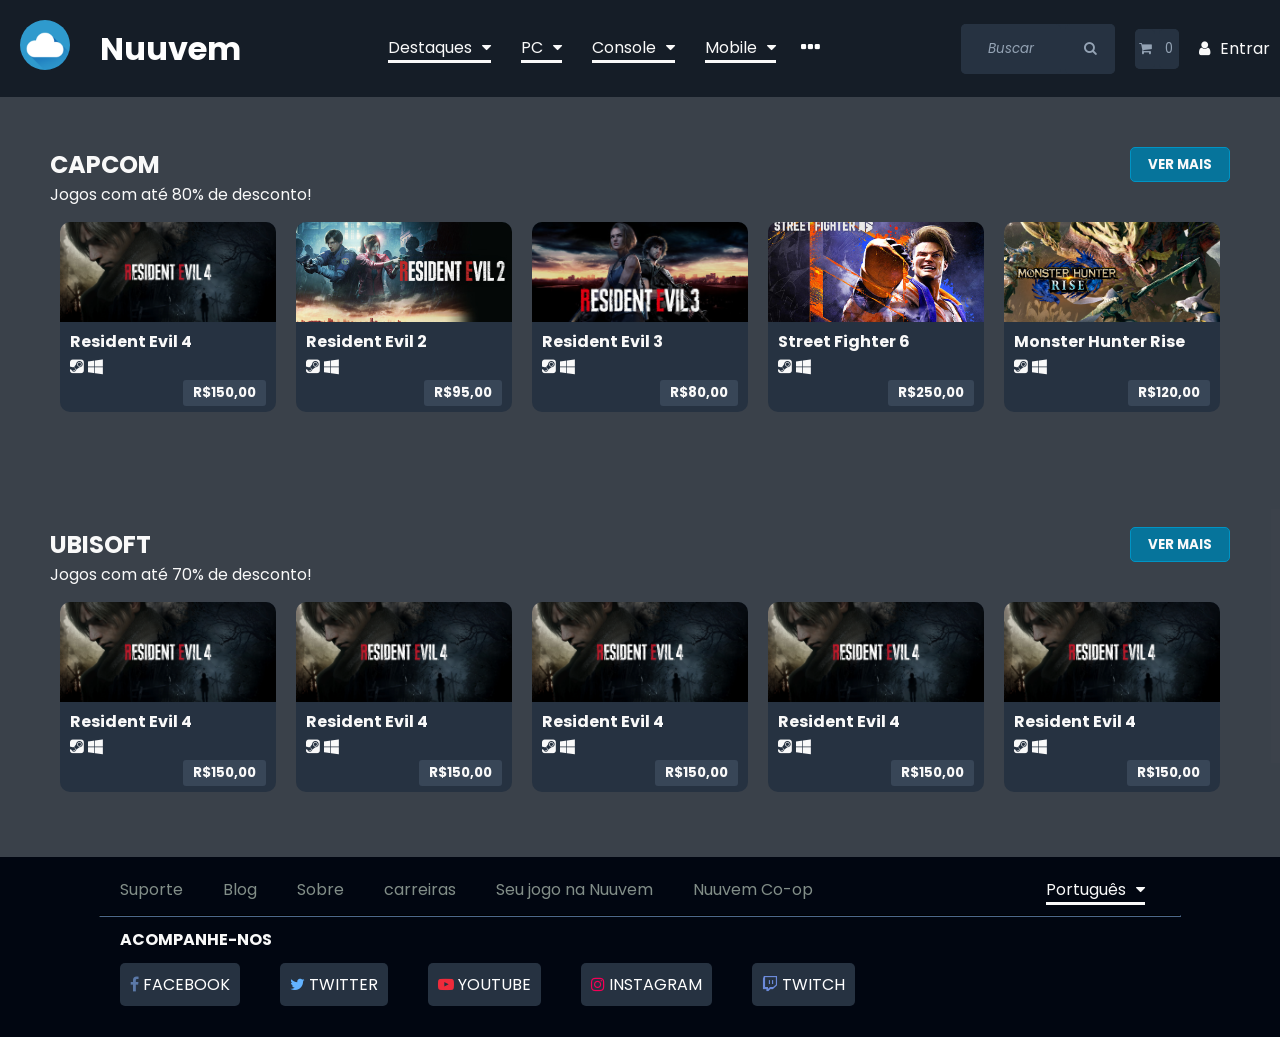
<file: Ex5/index.html>
<!DOCTYPE html>
<html lang="en">
<head>
    <meta charset="UTF-8">
    <meta name="viewport" content="width=device-width, initial-scale=1.0">
    <link rel="stylesheet" href="index.css">
    <link rel="stylesheet" href="../font-awesome-4.7.0/css/font-awesome.min.css">
    <title>Document</title>
</head>
<body>
    <header>
        <div class="container">
            <!-- A div contém o space between para separar igualmente os componentes na tela -->
            <div class="nav">
                <!-- A div left é para agrupar os componentes que ficarão do lado esquerdo da tela -->
                <div class="left">
                    <div class="logo">
                        <img src="nuuvem-profile_image-15b8661412e3f8b6-300x300.png">
                    </div>
                    <div class="brand-name">
                        <h1>Nuuvem</h1>
                    </div>
                </div>

                <!-- A div left é para agrupar os componentes que ficarão no centro da tela -->
                <div class="mid">
                    <div class="dropdown">
                        <button class="dropdown-btn">
                            <div class="text">
                                <p>Destaques</p>
                            </div>
                            <div class="icon">
                                <i class="fa fa-caret-down" aria-hidden="true"></i>
                            </div>
                        </button>
                        <div class="dropdown-content">
                            <a href="#">Opção 1</a>
                            <a href="#">Opção 2</a>
                            <a href="#">Opção 3</a>
                        </div>
                    </div>
                    <div class="dropdown">
                        <button class="dropdown-btn">
                            <div class="text">
                                <p>PC</p>
                            </div>
                            <div class="icon">
                                <i class="fa fa-caret-down" aria-hidden="true"></i>
                            </div>
                        </button>
                        <div class="dropdown-content">
                            <a href="#">Opção 1</a>
                            <a href="#">Opção 2</a>
                            <a href="#">Opção 3</a>
                        </div>
                    </div>
                    <div class="dropdown">
                        <button class="dropdown-btn">
                            <div class="text">
                                <p>Console</p>
                            </div>
                            <div class="icon">
                                <i class="fa fa-caret-down" aria-hidden="true"></i>
                            </div>
                        </button>
                        <div class="dropdown-content">
                            <a href="#">Opção 1</a>
                            <a href="#">Opção 2</a>
                            <a href="#">Opção 3</a>
                        </div>
                    </div>
                    <div class="dropdown">
                        <button class="dropdown-btn">
                            <div class="text">
                                <p>Mobile</p>
                            </div>
                            <div class="icon">
                                <i class="fa fa-caret-down" aria-hidden="true"></i>
                            </div>
                        </button>
                        <div class="dropdown-content">
                            <a href="#">Opção 1</a>
                            <a href="#">Opção 2</a>
                            <a href="#">Opção 3</a>
                        </div>
                    </div>
                    <div class="more">
                        <i class="fa fa-ellipsis-h" aria-hidden="true"></i>
                    </div>
                </div>    

                <!-- A div left é para agrupar os componentes que ficarão do lado direito da tela -->
                <div class="right">
                    <div class="search-form">
                        <form>
                            <input type="text" placeholder="Buscar">
                            <button><i class="fa fa-search" aria-hidden="true"></i></button>
                        </form>
                    </div>
                    <div class="chart">
                        <form>
                            <button><i class="fa fa-shopping-cart" aria-hidden="true"></i></button>
                            <button>0</i></button>
                        </form>
                    </div>
                    <div class="user">
                        <div class="icon">
                            <i class="fa fa-user" aria-hidden="true"></i>
                        </div>
                        <div class="text">
                            <p>Entrar</p>
                        </div>
                    </div>
                </div>
            </div>
        </div>
    </header>

    <main>
        <div class="container">
            <div class="product-show">
                <div class="brand">
                    <h2>CAPCOM</h2>
                    <button>VER MAIS</button>
                </div>
                <p>Jogos com até 80% de desconto!</p>
                <div class="cards">
                    <div class="card">
                        <img src="re4-wp.webp">
                        <div class="text">
                            <h4>Resident Evil 4</h4>
                            <i class="fa fa-steam-square" aria-hidden="true"></i>
                            <i class="fa fa-windows" aria-hidden="true"></i>
                        </div>
                        <div class="price-cart">
                            <button>R$150,00</button>
                        </div>
                    </div>
                    <div class="card">
                        <img src="re2.jpg">
                        <div class="text">
                            <h4>Resident Evil 2</h4>
                            <i class="fa fa-steam-square" aria-hidden="true"></i>
                            <i class="fa fa-windows" aria-hidden="true"></i>
                        </div>
                        <div class="price-cart">
                            <button>R$95,00</button>
                        </div>
                    </div>
                    <div class="card">
                        <img src="re3.jpg">
                        <div class="text">
                            <h4>Resident Evil 3</h4>
                            <i class="fa fa-steam-square" aria-hidden="true"></i>
                            <i class="fa fa-windows" aria-hidden="true"></i>
                        </div>
                        <div class="price-cart">
                            <button>R$80,00</button>
                        </div>
                    </div>
                    <div class="card">
                        <img src="re6.jpg">
                        <div class="text">
                            <h4>Street Fighter 6</h4>
                            <i class="fa fa-steam-square" aria-hidden="true"></i>
                            <i class="fa fa-windows" aria-hidden="true"></i>
                        </div>
                        <div class="price-cart">
                            <button>R$250,00</button>
                        </div>
                    </div>
                    <div class="card">
                        <img src="mr.avif">
                        <div class="text">
                            <h4>Monster Hunter Rise</h4>
                            <i class="fa fa-steam-square" aria-hidden="true"></i>
                            <i class="fa fa-windows" aria-hidden="true"></i>
                        </div>
                        <div class="price-cart">
                            <button>R$120,00</button>
                        </div>
                    </div>
                </div>
            </div>
            <div class="product-show">
                <div class="brand">
                    <h2>UBISOFT</h2>
                    <button>VER MAIS</button>
                </div>
                <p>Jogos com até 70% de desconto!</p>
                <div class="cards">
                    <div class="card">
                        <img src="re4-wp.webp">
                        <div class="text">
                            <h4>Resident Evil 4</h4>
                            <i class="fa fa-steam-square" aria-hidden="true"></i>
                            <i class="fa fa-windows" aria-hidden="true"></i>
                        </div>
                        <div class="price-cart">
                            <button>R$150,00</button>
                        </div>
                    </div>
                    <div class="card">
                        <img src="re4-wp.webp">
                        <div class="text">
                            <h4>Resident Evil 4</h4>
                            <i class="fa fa-steam-square" aria-hidden="true"></i>
                            <i class="fa fa-windows" aria-hidden="true"></i>
                        </div>
                        <div class="price-cart">
                            <button>R$150,00</button>
                        </div>
                    </div>
                    <div class="card">
                        <img src="re4-wp.webp">
                        <div class="text">
                            <h4>Resident Evil 4</h4>
                            <i class="fa fa-steam-square" aria-hidden="true"></i>
                            <i class="fa fa-windows" aria-hidden="true"></i>
                        </div>
                        <div class="price-cart">
                            <button>R$150,00</button>
                        </div>
                    </div>
                    <div class="card">
                        <img src="re4-wp.webp">
                        <div class="text">
                            <h4>Resident Evil 4</h4>
                            <i class="fa fa-steam-square" aria-hidden="true"></i>
                            <i class="fa fa-windows" aria-hidden="true"></i>
                        </div>
                        <div class="price-cart">
                            <button>R$150,00</button>
                        </div>
                    </div>
                    <div class="card">
                        <img src="re4-wp.webp">
                        <div class="text">
                            <h4>Resident Evil 4</h4>
                            <i class="fa fa-steam-square" aria-hidden="true"></i>
                            <i class="fa fa-windows" aria-hidden="true"></i>
                        </div>
                        <div class="price-cart">
                            <button>R$150,00</button>
                        </div>
                    </div>
                </div>
            </div>
        </div>
    </main>

    <footer>
        <div class="container">
            <div class="parts">
                <div class="part-1">
                    <div class="links">
                        <p>Suporte</p>
                        <p>Blog</p>
                        <p>Sobre</p>
                        <p>carreiras</p>
                        <p>Seu jogo na Nuuvem</p>
                        <p>Nuuvem Co-op</p>
                    </div>
                    <div class="lang">
                        <div class="dropdown">
                            <button class="dropdown-btn">
                                <div class="text">
                                    <p>Português</p>
                                </div>
                                <div class="icon">
                                    <i class="fa fa-caret-down" aria-hidden="true"></i>
                                </div>
                            </button>
                            <div class="dropdown-content">
                                <a href="#">Opção 1</a>
                                <a href="#">Opção 2</a>
                                <a href="#">Opção 3</a>
                            </div>
                        </div>
                    </div>
                </div>
                <hr>
                <div class="part-2">
                    <div class="text">
                        <h4>ACOMPANHE-NOS</h4>
                    </div>
                    <div class="medias">
                        <ul>
                            <li>
                                <a href="#" id="facebook"><i class="fa fa-facebook" aria-hidden="true"></i>   FACEBOOK</a>
                            </li>
                            <li>
                                <a href="#" id="twitter"><i class="fa fa-twitter" aria-hidden="true"></i>   TWITTER</a>
                            </li>
                            <li>
                                <a href="#" id="youtube"><i class="fa fa-youtube-play" aria-hidden="true"></i>   YOUTUBE</a>
                            </li>
                            <li>
                                <a href="#"  id="instagram"><i class="fa fa-instagram" aria-hidden="true"></i>   INSTAGRAM</a>
                            </li>
                            <li>
                                <a href="#" id="twitch"><i class="fa fa-twitch" aria-hidden="true"></i>   TWITCH</a>
                            </li>
                        </ul>
                    </div>
                </div>
            </div>
        </div>
    </footer>
</body>
</html>
</file>
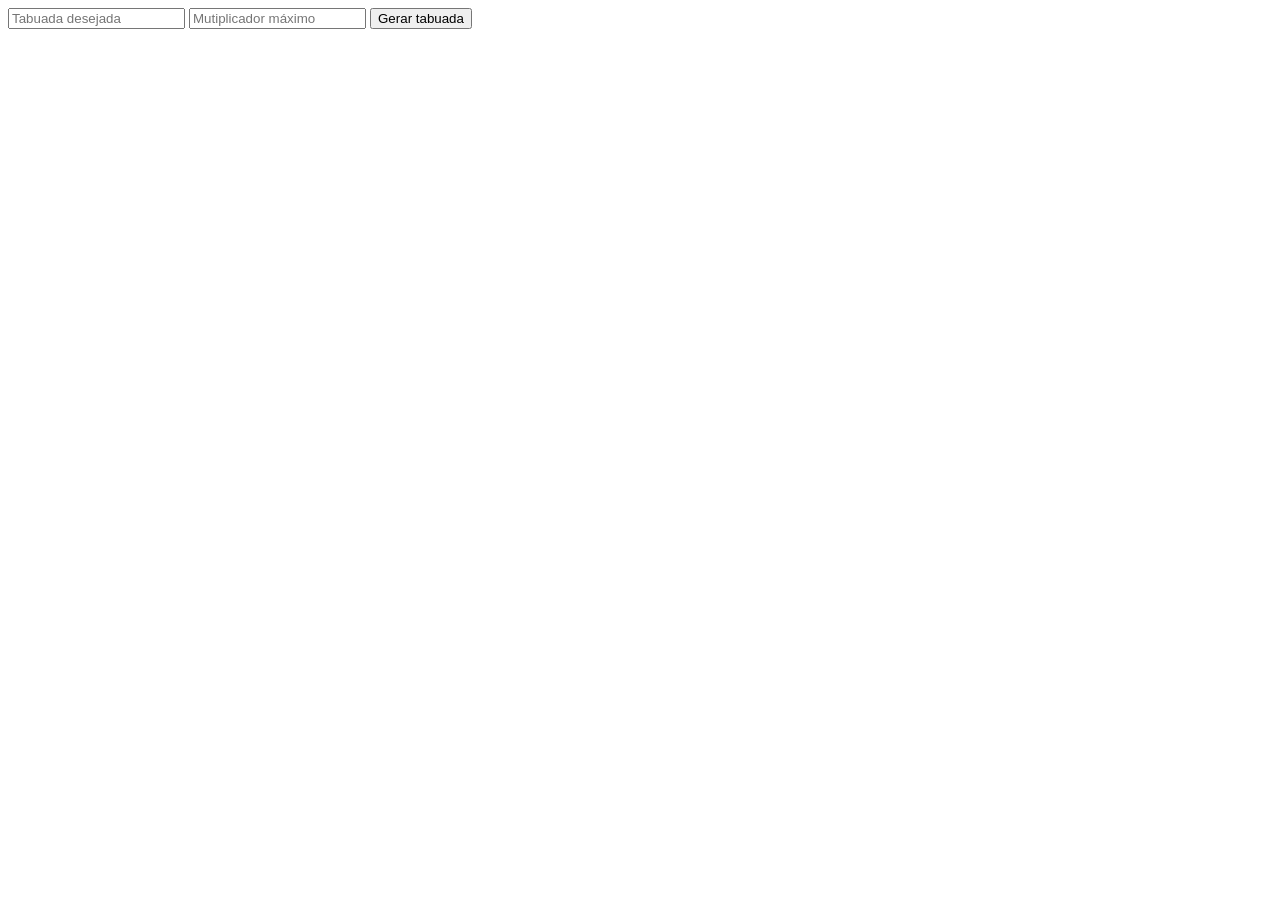
<file: html e javascript/Ex5/index.html>
<!DOCTYPE html>
<html lang="en">
<head>
    <meta charset="UTF-8">
    <meta name="viewport" content="width=device-width, initial-scale=1.0">
    <title>Gerador de tabuada</title>
</head>
<body>
    <div class="container">
        <input id="mult-table-input" type="text" placeholder="Tabuada desejada">
        <input id="mult-table-input-max" type="text" placeholder="Mutiplicador máximo">
        <button onclick="generateMultTable()">Gerar tabuada</button>

        <div id="mult-table" class="mult-table">
            
        </div>
    </div>    

    <script>
        const multTableInput = document.getElementById("mult-table-input");
        const multTableInputMax = document.getElementById("mult-table-input-max");

        function generateMultTable(){
            const multTableNumber = multTableInput.value;
            const maxMultiplier = multTableInputMax.value;
        
            multTable = document.getElementById("mult-table");

            multTableLine = document.createElement("div");
            
            multTable.appendChild(multTableLine);

            for(i = 1; i <= maxMultiplier; i++){
                multTableLine.innerHTML += 
                `
                    <p>${multTableNumber} x ${i} = ${multTableNumber * i}</p>
                `;
            }
        }
    </script>
</body>
</html>
</file>
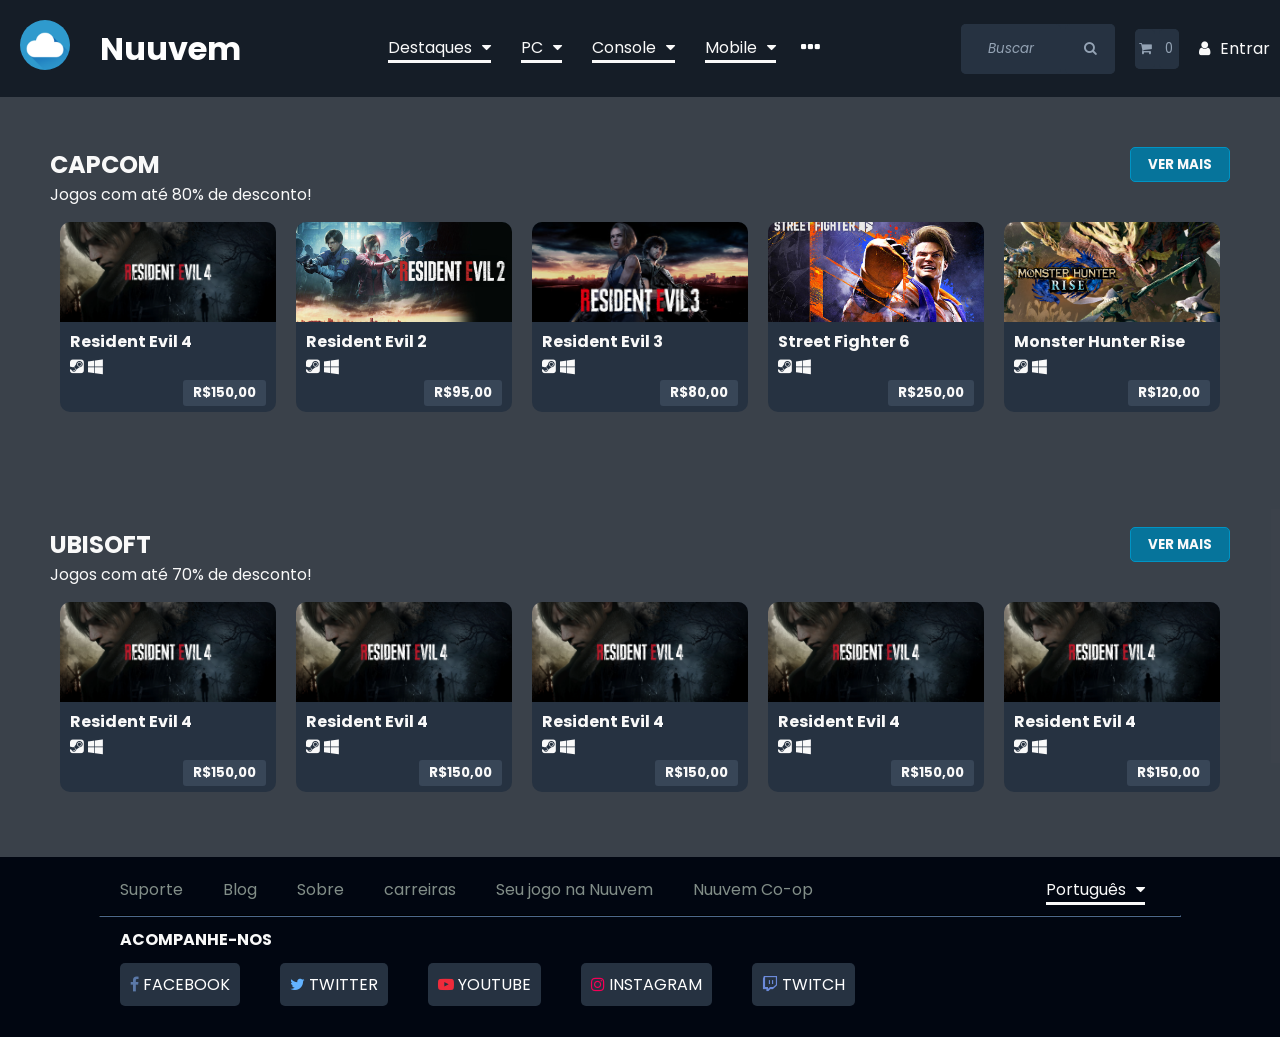
<file: html/Ex5/index.html>
<!DOCTYPE html>
<html lang="en">
<head>
    <meta charset="UTF-8">
    <meta name="viewport" content="width=device-width, initial-scale=1.0">
    <link rel="stylesheet" href="index.css">
    <link rel="stylesheet" href="../../font-awesome-4.7.0/css/font-awesome.min.css">
    <title>Document</title>
</head>
<body>
    <header>
        <div class="container">
            <!-- A div contém o space between para separar igualmente os componentes na tela -->
            <div class="nav">
                <!-- A div left é para agrupar os componentes que ficarão do lado esquerdo da tela -->
                <div class="left">
                    <div class="logo">
                        <img src="nuuvem-profile_image-15b8661412e3f8b6-300x300.png">
                    </div>
                    <div class="brand-name">
                        <h1>Nuuvem</h1>
                    </div>
                </div>

                <!-- A div left é para agrupar os componentes que ficarão no centro da tela -->
                <div class="mid">
                    <div class="dropdown">
                        <button class="dropdown-btn">
                            <div class="text">
                                <p>Destaques</p>
                            </div>
                            <div class="icon">
                                <i class="fa fa-caret-down" aria-hidden="true"></i>
                            </div>
                        </button>
                        <div class="dropdown-content">
                            <a href="#">Opção 1</a>
                            <a href="#">Opção 2</a>
                            <a href="#">Opção 3</a>
                        </div>
                    </div>
                    <div class="dropdown">
                        <button class="dropdown-btn">
                            <div class="text">
                                <p>PC</p>
                            </div>
                            <div class="icon">
                                <i class="fa fa-caret-down" aria-hidden="true"></i>
                            </div>
                        </button>
                        <div class="dropdown-content">
                            <a href="#">Opção 1</a>
                            <a href="#">Opção 2</a>
                            <a href="#">Opção 3</a>
                        </div>
                    </div>
                    <div class="dropdown">
                        <button class="dropdown-btn">
                            <div class="text">
                                <p>Console</p>
                            </div>
                            <div class="icon">
                                <i class="fa fa-caret-down" aria-hidden="true"></i>
                            </div>
                        </button>
                        <div class="dropdown-content">
                            <a href="#">Opção 1</a>
                            <a href="#">Opção 2</a>
                            <a href="#">Opção 3</a>
                        </div>
                    </div>
                    <div class="dropdown">
                        <button class="dropdown-btn">
                            <div class="text">
                                <p>Mobile</p>
                            </div>
                            <div class="icon">
                                <i class="fa fa-caret-down" aria-hidden="true"></i>
                            </div>
                        </button>
                        <div class="dropdown-content">
                            <a href="#">Opção 1</a>
                            <a href="#">Opção 2</a>
                            <a href="#">Opção 3</a>
                        </div>
                    </div>
                    <div class="more">
                        <i class="fa fa-ellipsis-h" aria-hidden="true"></i>
                    </div>
                </div>    

                <!-- A div left é para agrupar os componentes que ficarão do lado direito da tela -->
                <div class="right">
                    <div class="search-form">
                        <form>
                            <input type="text" placeholder="Buscar">
                            <button><i class="fa fa-search" aria-hidden="true"></i></button>
                        </form>
                    </div>
                    <div class="chart">
                        <form>
                            <button><i class="fa fa-shopping-cart" aria-hidden="true"></i></button>
                            <button>0</i></button>
                        </form>
                    </div>
                    <div class="user">
                        <div class="icon">
                            <i class="fa fa-user" aria-hidden="true"></i>
                        </div>
                        <div class="text">
                            <p>Entrar</p>
                        </div>
                    </div>
                </div>
            </div>
        </div>
    </header>

    <main>
        <div class="container">
            <div class="product-show">
                <div class="brand">
                    <h2>CAPCOM</h2>
                    <button>VER MAIS</button>
                </div>
                <p>Jogos com até 80% de desconto!</p>
                <div class="cards">
                    <div class="card">
                        <img src="re4-wp.webp">
                        <div class="text">
                            <h4>Resident Evil 4</h4>
                            <i class="fa fa-steam-square" aria-hidden="true"></i>
                            <i class="fa fa-windows" aria-hidden="true"></i>
                        </div>
                        <div class="price-cart">
                            <button>R$150,00</button>
                        </div>
                    </div>
                    <div class="card">
                        <img src="re2.jpg">
                        <div class="text">
                            <h4>Resident Evil 2</h4>
                            <i class="fa fa-steam-square" aria-hidden="true"></i>
                            <i class="fa fa-windows" aria-hidden="true"></i>
                        </div>
                        <div class="price-cart">
                            <button>R$95,00</button>
                        </div>
                    </div>
                    <div class="card">
                        <img src="re3.jpg">
                        <div class="text">
                            <h4>Resident Evil 3</h4>
                            <i class="fa fa-steam-square" aria-hidden="true"></i>
                            <i class="fa fa-windows" aria-hidden="true"></i>
                        </div>
                        <div class="price-cart">
                            <button>R$80,00</button>
                        </div>
                    </div>
                    <div class="card">
                        <img src="re6.jpg">
                        <div class="text">
                            <h4>Street Fighter 6</h4>
                            <i class="fa fa-steam-square" aria-hidden="true"></i>
                            <i class="fa fa-windows" aria-hidden="true"></i>
                        </div>
                        <div class="price-cart">
                            <button>R$250,00</button>
                        </div>
                    </div>
                    <div class="card">
                        <img src="mr.avif">
                        <div class="text">
                            <h4>Monster Hunter Rise</h4>
                            <i class="fa fa-steam-square" aria-hidden="true"></i>
                            <i class="fa fa-windows" aria-hidden="true"></i>
                        </div>
                        <div class="price-cart">
                            <button>R$120,00</button>
                        </div>
                    </div>
                </div>
            </div>
            <div class="product-show">
                <div class="brand">
                    <h2>UBISOFT</h2>
                    <button>VER MAIS</button>
                </div>
                <p>Jogos com até 70% de desconto!</p>
                <div class="cards">
                    <div class="card">
                        <img src="re4-wp.webp">
                        <div class="text">
                            <h4>Resident Evil 4</h4>
                            <i class="fa fa-steam-square" aria-hidden="true"></i>
                            <i class="fa fa-windows" aria-hidden="true"></i>
                        </div>
                        <div class="price-cart">
                            <button>R$150,00</button>
                        </div>
                    </div>
                    <div class="card">
                        <img src="re4-wp.webp">
                        <div class="text">
                            <h4>Resident Evil 4</h4>
                            <i class="fa fa-steam-square" aria-hidden="true"></i>
                            <i class="fa fa-windows" aria-hidden="true"></i>
                        </div>
                        <div class="price-cart">
                            <button>R$150,00</button>
                        </div>
                    </div>
                    <div class="card">
                        <img src="re4-wp.webp">
                        <div class="text">
                            <h4>Resident Evil 4</h4>
                            <i class="fa fa-steam-square" aria-hidden="true"></i>
                            <i class="fa fa-windows" aria-hidden="true"></i>
                        </div>
                        <div class="price-cart">
                            <button>R$150,00</button>
                        </div>
                    </div>
                    <div class="card">
                        <img src="re4-wp.webp">
                        <div class="text">
                            <h4>Resident Evil 4</h4>
                            <i class="fa fa-steam-square" aria-hidden="true"></i>
                            <i class="fa fa-windows" aria-hidden="true"></i>
                        </div>
                        <div class="price-cart">
                            <button>R$150,00</button>
                        </div>
                    </div>
                    <div class="card">
                        <img src="re4-wp.webp">
                        <div class="text">
                            <h4>Resident Evil 4</h4>
                            <i class="fa fa-steam-square" aria-hidden="true"></i>
                            <i class="fa fa-windows" aria-hidden="true"></i>
                        </div>
                        <div class="price-cart">
                            <button>R$150,00</button>
                        </div>
                    </div>
                </div>
            </div>
        </div>
    </main>

    <footer>
        <div class="container">
            <div class="parts">
                <div class="part-1">
                    <div class="links">
                        <p>Suporte</p>
                        <p>Blog</p>
                        <p>Sobre</p>
                        <p>carreiras</p>
                        <p>Seu jogo na Nuuvem</p>
                        <p>Nuuvem Co-op</p>
                    </div>
                    <div class="lang">
                        <div class="dropdown">
                            <button class="dropdown-btn">
                                <div class="text">
                                    <p>Português</p>
                                </div>
                                <div class="icon">
                                    <i class="fa fa-caret-down" aria-hidden="true"></i>
                                </div>
                            </button>
                            <div class="dropdown-content">
                                <a href="#">Opção 1</a>
                                <a href="#">Opção 2</a>
                                <a href="#">Opção 3</a>
                            </div>
                        </div>
                    </div>
                </div>
                <hr>
                <div class="part-2">
                    <div class="text">
                        <h4>ACOMPANHE-NOS</h4>
                    </div>
                    <div class="medias">
                        <ul>
                            <li>
                                <a href="#" id="facebook"><i class="fa fa-facebook" aria-hidden="true"></i>   FACEBOOK</a>
                            </li>
                            <li>
                                <a href="#" id="twitter"><i class="fa fa-twitter" aria-hidden="true"></i>   TWITTER</a>
                            </li>
                            <li>
                                <a href="#" id="youtube"><i class="fa fa-youtube-play" aria-hidden="true"></i>   YOUTUBE</a>
                            </li>
                            <li>
                                <a href="#"  id="instagram"><i class="fa fa-instagram" aria-hidden="true"></i>   INSTAGRAM</a>
                            </li>
                            <li>
                                <a href="#" id="twitch"><i class="fa fa-twitch" aria-hidden="true"></i>   TWITCH</a>
                            </li>
                        </ul>
                    </div>
                </div>
            </div>
        </div>
    </footer>
</body>
</html>
</file>
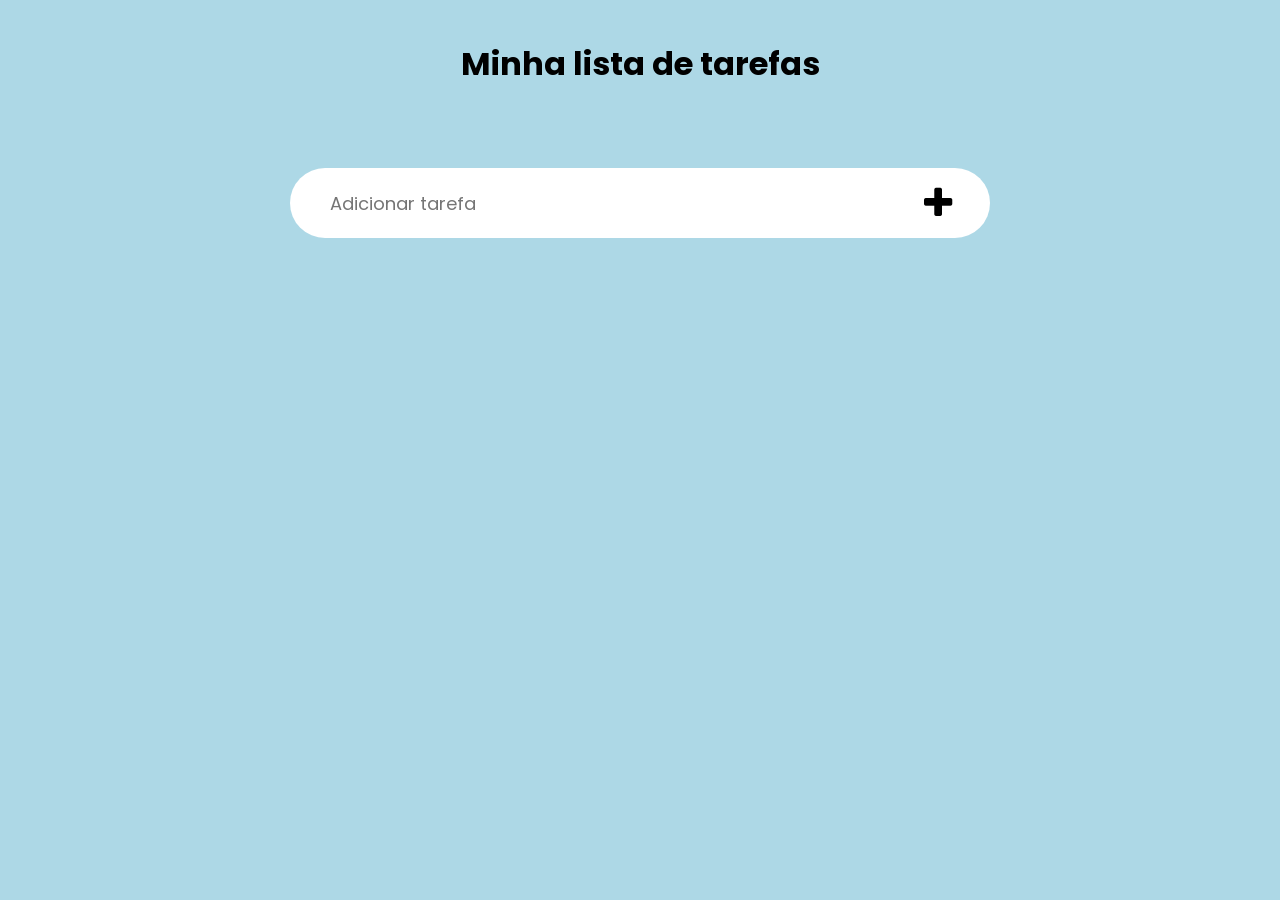
<file: html e javascript/Ex2/html/index.html>
<!DOCTYPE html>
<html lang="pt-BR">
<head>
    <meta charset="UTF-8">
    <meta name="viewport" content="width=device-width, initial-scale=1.0">
    <link rel="stylesheet" href="../style/index.css">
    <link rel="stylesheet" href="../res/font-awesome-4.7.0/css/font-awesome.min.css">
    <title>Lista de tarefas</title>
</head>
<body>
    <div class="container">
        <div class="title">
            <h1>Minha lista de tarefas</h1>
        </div>
        <div class="to-do-list-input">
            <input id="newTask" type="text" placeholder="Adicionar tarefa">
            <button onclick="addTask()"><p><i class="fa fa-plus" aria-hidden="true"></i></p></button>
        </div>

        <!-- tarefas -->
        <div class="to-do-list-items">
            <ul id="to-do-list"></ul>
        </div>
        <!--  -->

        <!-- Modal -->
        <div id="modal-container" class="modal-container"></div>
        <div id="modal-overlay" class="modal-overlay"></div>
        <!--  -->
    
    </div>
    
    <script>
        document.getElementById("modal-container").innerHTML = 
        `<div class="modal">
            <div class="title">
                <h3>Erro ao adicionar nova tarefa!</h3>
            </div>
            <div class="message">
                <p>Não é possível adicionar uma nova tarefa sem descrição!</p>
            </div>
            <div class="button">
                <button onclick="closeModal()">Ok</button>
            </div>
        </div>`

        let taskCount = 0;
        closeModal();

        function addTask() {
            taskCount = document.getElementsByClassName("new-item").length;
            
            const newTask = document.getElementById("newTask");

            if(newTask.value != ""){
                const toDoList = document.getElementById("to-do-list");
                const newItem = document.createElement("div");
                
                newItem.innerHTML = 
                `<div id="${`item-${taskCount}`}" class="new-item">
                    <div class="text">
                        <input id="${`text-${taskCount}`}" type="text" value="${newTask.value}">
                    </div>
                    <div class="button">
                        <button id="${`check-${taskCount}`}" class="ck-button" onClick="checkTask(this.id)"><i class="fa fa-check" aria-hidden="true"></i></button>
                    </div>
                    <div class="button">
                        <button id="${`remove-${taskCount}`}" class="del-button" onClick="removeTask(this.id)"><i class="fa fa-trash" aria-hidden="true"></i></button>
                    </div>
                </div>`;
                newTask.value = "";

                toDoList.appendChild(newItem);
            }else{
                openModal();
            }
        }

        function checkTask(id){
            const idNumber = id.substring(id.indexOf("-") + 1);
            const taskField = document.getElementById(`text-${idNumber}`);
            const buttonCheck = document.getElementById(`check-${idNumber}`);
            const buttonRemove = document.getElementById(`remove-${idNumber}`);
            
            if(taskField.style.textDecoration == "line-through"){
                taskField.style.textDecoration = "none";
                taskField.style.backgroundColor = "white";
                taskField.style.opacity = "1";

                buttonCheck.style.opacity = "1";
                buttonRemove.style.opacity = "1";
            }else{
                taskField.style.textDecoration = "line-through";
                taskField.style.backgroundColor = "gray";
                taskField.style.opacity = "0.5";

                buttonCheck.style.opacity = "0.5";
                buttonRemove.style.opacity = "0.5";
            }
        }

        function removeTask(id) {
            const itemId = id.split("-")[1];
            // const idNumber = id.substring(id.indexOf("-") + 1);
            const itemToRemove = document.getElementById(`item-${itemId}`);

            itemToRemove.classList.add("remove-item");

            setTimeout(() => {
                itemToRemove.parentNode.removeChild(itemToRemove);
            }, 900);
        }

        function openModal() {
            document.getElementById("modal-container").style.display = "flex";
            document.getElementById("modal-overlay").style.display = "flex";
            document.getElementById("modal-container").style.opacity = "1";
            document.getElementById("modal-overlay").style.opacity = "1";
        }

        function closeModal() {
            document.getElementById("modal-container").style.display = "none";
            document.getElementById("modal-overlay").style.display = "none";
            document.getElementById("modal-container").style.opacity = "0";
            document.getElementById("modal-overlay").style.opacity = "0";
        }
    </script>
</body>
</html>
</file>
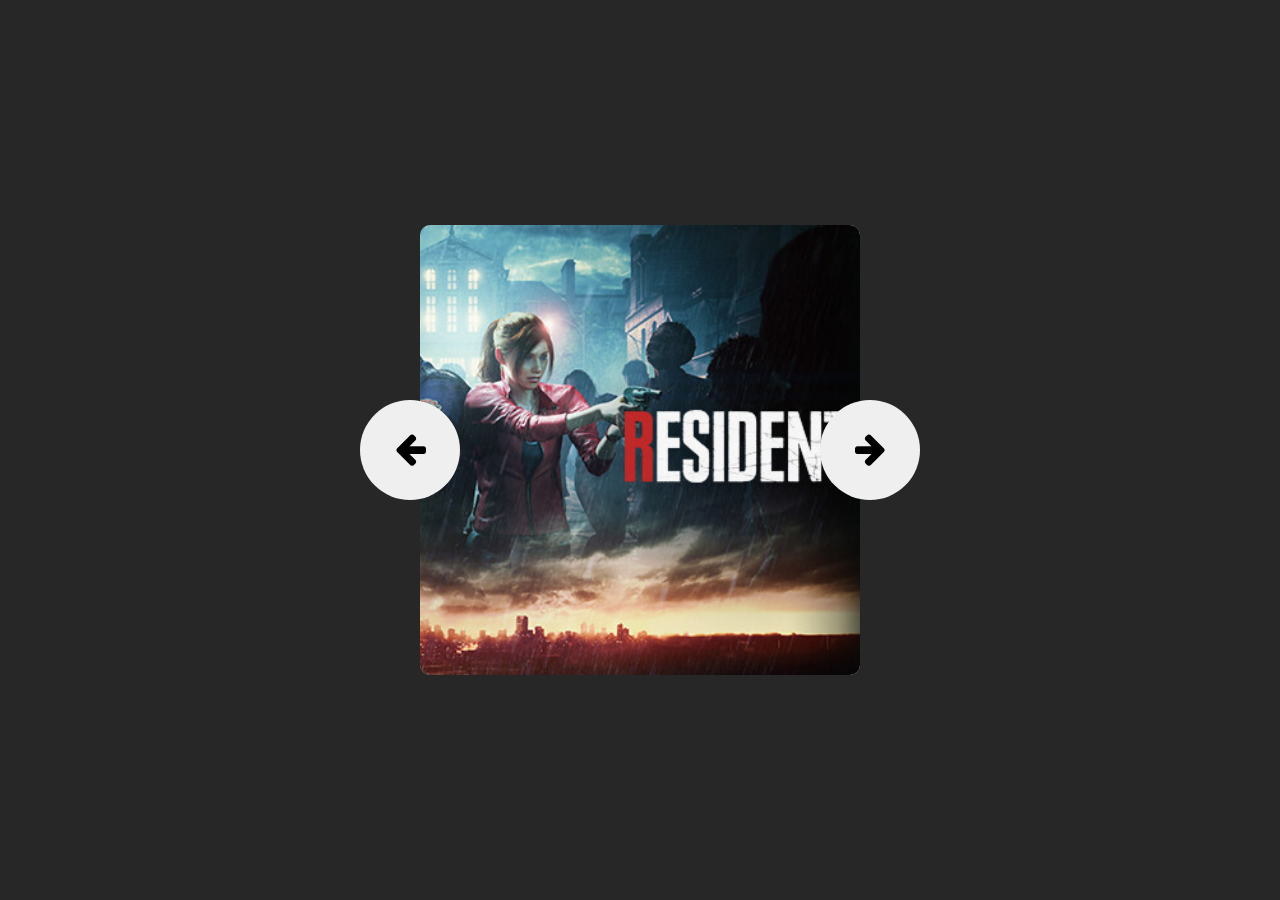
<file: html e javascript/Ex3/html/index.html>
<!DOCTYPE html>
<html lang="pt-BR">
<head>
    <meta charset="UTF-8">
    <meta name="viewport" content="width=device-width, initial-scale=1.0">
    <link rel="stylesheet" href="../style/index.css">
    <link rel="stylesheet" href="../../../font-awesome-4.7.0/css/font-awesome.min.css">
    <title>Slider</title>
</head>
<body>
    <div class="slider-container">
        <div class="slider">
            <div id="button-prev" class="button" onclick="previousSlide()">
                <button><i class="fa fa-arrow-left" aria-hidden="true"></i></button>
            </div>
            
            <div id="slide" class="slide">
                <img id="slider-image">
            </div>
            
            <div id="button-next" class="button" onclick="nextSlide()">
                <button><i class="fa fa-arrow-right" aria-hidden="true"></i></button>
            </div>  
        </div>
    </div>

    <script>
        const images = [
            "../../../Ex5/re2.jpg",
            "../../../Ex5/re3.jpg",
            "../../../Ex5/re6.jpg"
        ];

        let currentIndex = 0;
        const sliderImage = document.getElementById("slider-image");
        let nextImage;

        function nextSlide() {
            if(currentIndex < images.length - 1){
                currentIndex = (currentIndex + 1);
                updateSlide("to-left");
            }
        }

        function previousSlide() {
            if(currentIndex > 0){
                currentIndex = (currentIndex - 1);
                updateSlide("to-right");
            }
        }

        function wait(ms) {
            return new Promise(resolve => setTimeout(resolve, ms));
        }

        async function updateSlide(direction) { 
            if (direction == "to-left") {
                sliderImage.style.transform = "translateX(-1000px)";
                await wait(100); // Aguarda 200ms antes de continuar
                sliderImage.style.opacity = 0;
                sliderImage.style.transform = "translateX(1000px)";
            } else {
                sliderImage.style.transform = "translateX(1000px)";
                await wait(100); // Aguarda 200ms antes de continuar
                sliderImage.style.opacity = 0;
                sliderImage.style.transform = "translateX(-1000px)";
            }
            
            await wait(100); // Aguarda 200ms antes de continuar
            
            sliderImage.src = images[currentIndex];
            sliderImage.style.opacity = 1;
            sliderImage.style.transform = "translateX(0px)";
        }

        updateSlide();
    </script>
</body>
</html>
</file>
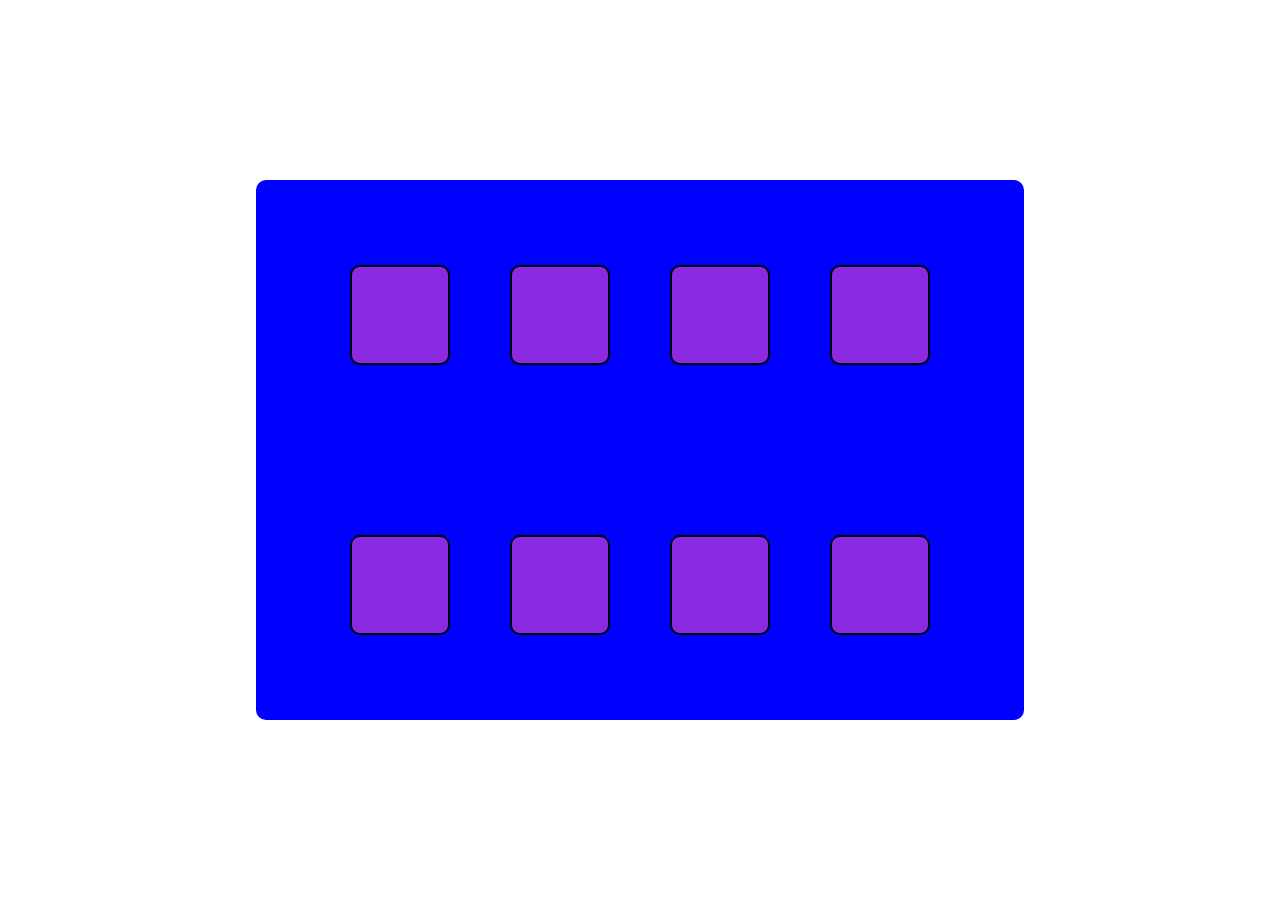
<file: html e javascript/Ex4/html/index.html>
<!DOCTYPE html>
<html lang="pt-BR">
<head>
    <meta charset="UTF-8">
    <meta name="viewport" content="width=device-width, initial-scale=1.0">
    <link rel="stylesheet" href="../style/index.css">
    <title>Jogo da memória</title>
</head>
<body>
    <div class="container">
        <div class="board">
            <div id="card-1" class="card" onclick="cardClick(this.id)">
                <div class="front">
                    
                </div>
                <div class="back">
                    <img src="../res/html-logo.png">
                </div>
            </div>

            <div id="card-2" class="card" onclick="cardClick(this.id)">
                <div class="front">
                    
                </div>
                <div class="back">
                    <img src="../res/react-logo.png">
                </div>
            </div>

            <div id="card-3" id="card-1" class="card" onclick="cardClick(this.id)">
                <div class="front">
                    
                </div>
                <div class="back">
                    <img src="../res/css-logo.png">
                </div>
            </div>

            <div id="card-4" class="card" onclick="cardClick(this.id)">
                <div class="front">
                    
                </div>
                <div class="back">
                    <img src="../res/css-logo.png">
                </div>
            </div>

            <div id="card-5" class="card" onclick="cardClick(this.id)">
                <div class="front">
                    
                </div>
                <div class="back">
                    <img src="../res/html-logo.png">
                </div>
            </div>

            <div id="card-6" class="card" onclick="cardClick(this.id)">
                <div class="front">
                    
                </div>
                <div class="back">
                    <img src="../res/react-logo.png">
                </div>
            </div>

            <div id="card-7" class="card" onclick="cardClick(this.id)">
                <div class="front">
                    
                </div>
                <div class="back">
                    <img src="../res/js-logo.webp">
                </div>
            </div>

            <div id="card-8" class="card" onclick="cardClick(this.id)">
                <div class="front">
                    
                </div>
                <div class="back">
                    <img src="../res/js-logo.webp">
                </div>
            </div>
        </div>
    </div>

    <script>
        var cardsClickedCount = 0;
        var cardsClicked = [];

        async function cardClick(cardId){
            const card = document.getElementById(cardId);
            
            card.classList.add('flip');
            await wait(600);

            cardsClickedCount++;
            cardsClicked.push(card);

            if (cardsClickedCount == 2){
                if (!verifyMatch(cardsClicked[0], cardsClicked[1])){
                    for(i = 0; i < cardsClicked.length; i++){
                        let card = cardsClicked[i];
                        card.classList.remove("flip");
                    }
                }
                
                cardsClickedCount = 0;
                cardsClicked = [];
            }
        }

        function verifyMatch(card1, card2){
            const backFace = document.getElementById(card1.getAttribute("id"));
            const backFaceImage = backFace.querySelector("img");
            const backFaceImageSrc = backFaceImage.src;

            const backFace2 = document.getElementById(card2.getAttribute("id"));
            const backFaceImage2 = backFace2.querySelector("img");
            const backFaceImageSrc2 = backFaceImage2.src;

            if (backFaceImageSrc == backFaceImageSrc2){
                return true;
            }else{
                return false;
            }
        }

        function wait(ms) {
            return new Promise(resolve => setTimeout(resolve, ms));
        }
    </script>
</body>
</html>
</file>
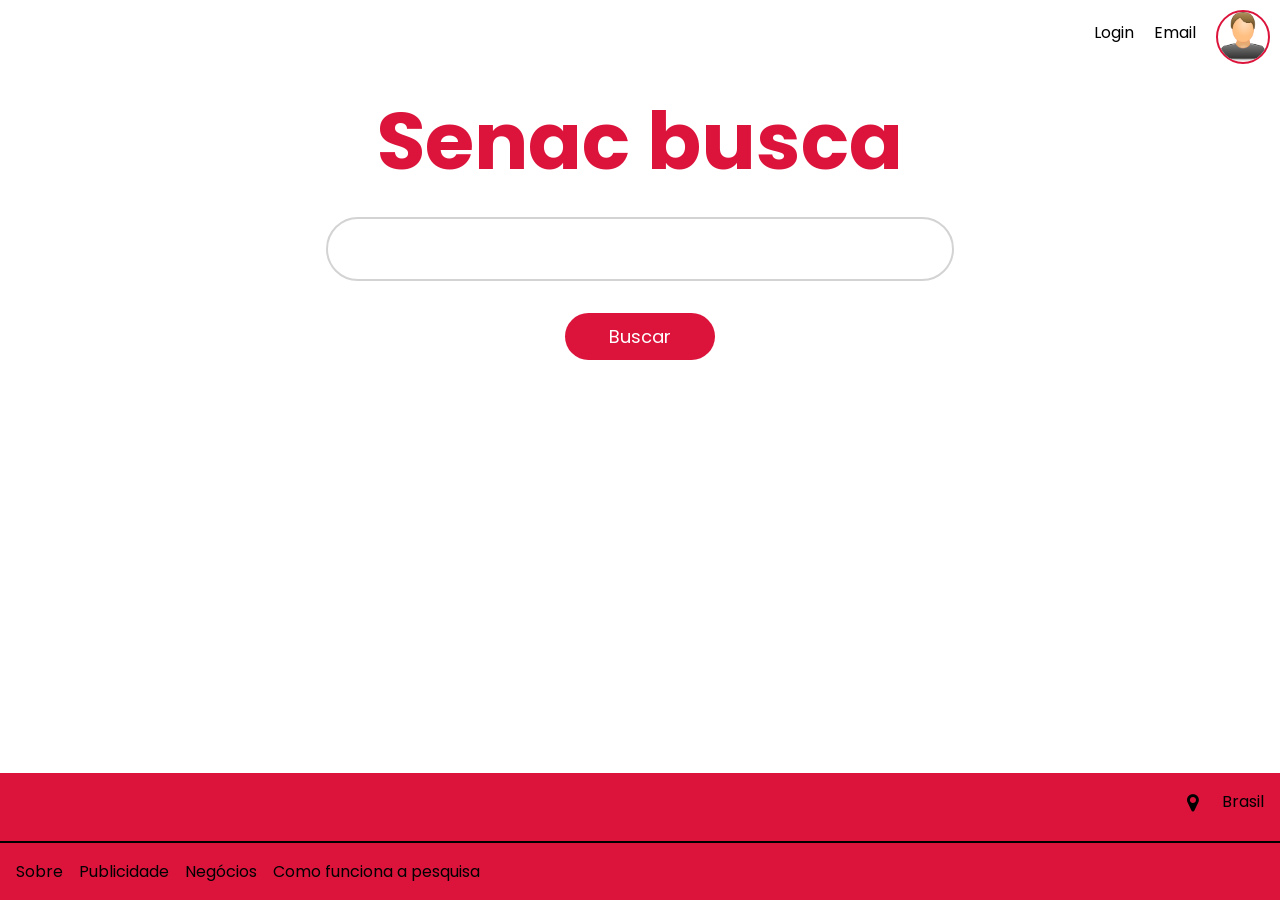
<file: Ex1/busca.html>
<!DOCTYPE html>
<html lang="bt-BR">
<head>
    <meta charset="UTF-8">
    <meta name="viewport" content="width=device-width, initial-scale=1.0">
    <title>Nova guia</title>
    <link rel="stylesheet" href="busca.css">
    <link rel="stylesheet" href="../font-awesome-4.7.0/css/font-awesome.min.css">
</head>
<body>
    <div class="nav-bar">
        <nav>
            <ul class="nav-list">
                <li>
                    <a href="#Login">Login</a>
                </li>
                <li>
                    <a href="#Email">Email</a>
                </li>
                <a href="#Usuário">
                    <img class="user-img" src="user-img.png">
                </a>
            </ul>
        </nav>
    </div>
    <div class="search">
        <div class="search-form">
            <form>
                <h2>Senac busca</h2>
                <div class="input-box">
                    <input class="search-field" type="text" name="" required="required">
                </div>
                <div class="input-box">
                    <input type="submit" name="" value="Buscar">
                </div>
            </form>    
        </div>
    </div>
    <div class="footer">
        <div class="lang-div">
            <div class="icon">
                <i class="fa fa-map-marker" aria-hidden="true"></i>
            </div>
            <div class="lang-text">
                <p>
                    Brasil 
                </p>
            </div>
        </div>
        <hr>
        <ul class="footer-list">
            <li>
                <a href="#Sobre">Sobre</a>
            </li>
            <li>
                <a href="#Publicidade">Publicidade</a>
            </li>
            <li>
                <a href="#Negócios">Negócios</a>
            </li>
            <li>
                <a href="#Como funciona a pesquisa">Como funciona a pesquisa</a>
            </li>
        </ul>
    </div>
</body>
</html>
</file>
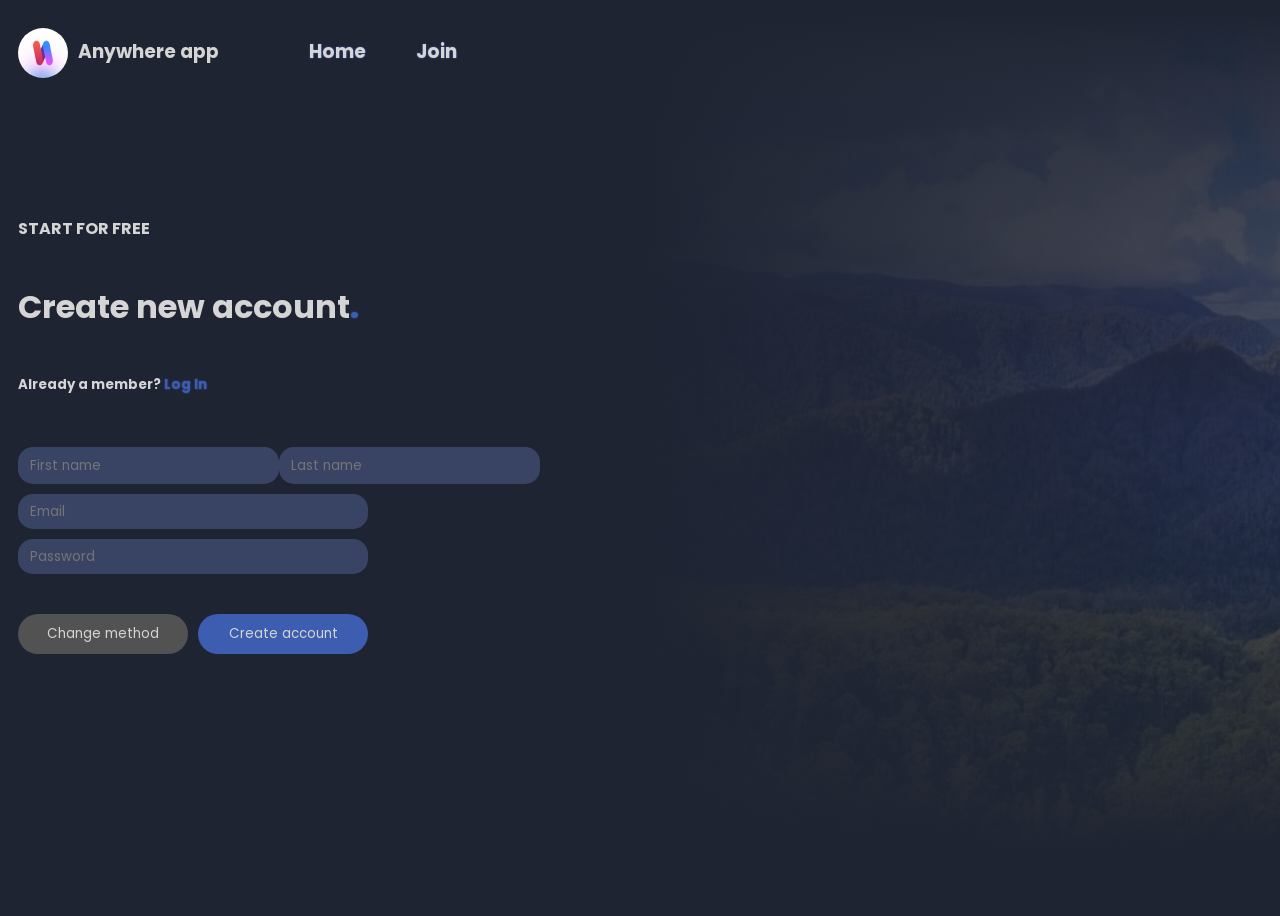
<file: Ex2/login.html>
<!DOCTYPE html>
<html lang="pt-BR">
<head>
    <meta charset="UTF-8">
    <meta name="viewport" content="width=device-width, initial-scale=1.0">
    <title>Login</title>
    <link rel="stylesheet" href="login.css">
</head>
<body>
    <div class="nav-bar">
        <div class="nav-bar-img">
            <div class="logo">
                <img class="logo" src="logo.jpg">
            </div>
            <div class="logo-text">
                <h3>Anywhere app</h3>
            </div>
        </div>
        <nav>
            <ul>
                <li>
                    <a href="#Home"><h3>Home</h3></a>
                </li>
                <li>
                    <a href="#Join"><h3>Join</h3></a>
                </li>
            </ul>
        </nav>
    </div>

    <div class="infos">
        <h4>START FOR FREE</h4>
        <div class="create-account-text"> 
            <h1>Create new account</h1>
            <h1 class="dot">.</h1>
        </div>
        <div class="already-a-member">
            <h5>Already a member? <a href="#Login page">Log In</a><h5>
        </div>   
    </div>

    <div class="login-form">
        <form>
            <div class="text-fields">
                <div class="user-name">
                    <div class="input-text">
                        <input type="text" name="first-name" required="required" placeholder="First name">
                    </div>
                    <div class="input-text">
                        <input type="text" name="last-name" required="required" placeholder="Last name">
                    </div>
                </div>
                <div class="user-email">
                    <div class="input-text">
                        <input type="text" name="email" required="required" placeholder="Email">
                    </div>
                </div>
                <div class="user-password">
                    <div class="input-text">
                        <input type="password" name="password" required="required" placeholder="Password">
                    </div>
                </div>
            </div>
            <div class="buttons">
                <div class="button">
                    <input type="submit" name="change-method" value="Change method">
                </div>
                <div class="button">
                    <input type="submit" name="create-account" value="Create account">
                </div>
            </div>
        </form>
    </div>
</body>
</html>
</file>
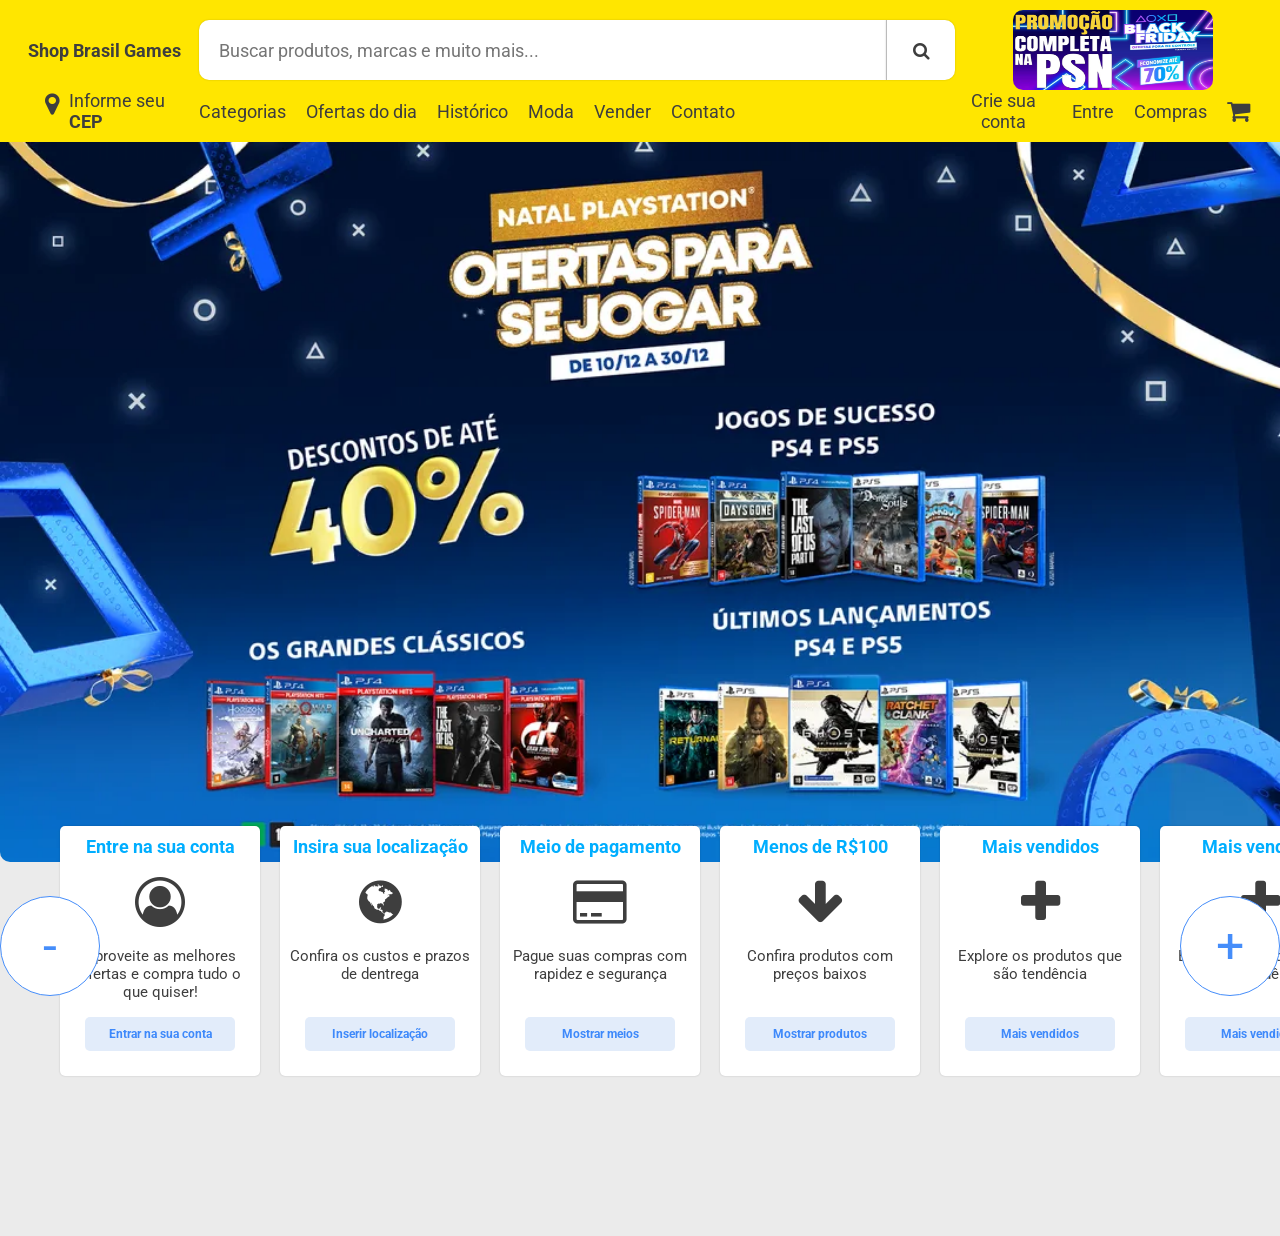
<file: Ex3/shop.html>
<!DOCTYPE html>
<html lang="en">
<head>
    <meta charset="UTF-8">
    <meta name="viewport" content="width=device-width, initial-scale=1.0">
    <title>Shop Brasil</title>
    <link rel="stylesheet" href="shop.css">
    <link rel="stylesheet" href="../font-awesome-4.7.0/css/font-awesome.min.css">
    <script src="shop.js"></script>
</head>
<body>
    <header>
        <div class="header-container">
            <div class="header-grid">
                <div id="gi1" class="grid-item">
                    <h3>Shop Brasil Games<h3>
                </div>
                <div id="gi2" class="grid-item">
                    <form>
                        <input type="text" name="tf-search" required="required" placeholder="Buscar produtos, marcas e muito mais...">
                        <button type="submit">
                            <i class="fa fa-search" aria-hidden="true"></i>
                        </button>
                    </form>
                </div>
                <div id="gi3" class="grid-item">
                    <img src="oferta-psn.jpg">
                </div>
                <div id="gi4" class="grid-item">
                    <div class="postal-info">
                        <div class="icon">
                            <i class="fa fa-map-marker" aria-hidden="true"></i>
                        </div>
                        <div class="text">
                            <p>Informe seu</p>
                            <h5>CEP</h5>
                        </div>
                    </div>    
                </div>
                <div id="gi5" class="grid-item">
                    <div class="menu-links">
                        <ul>
                            <li>Categorias</li>
                            <li>Ofertas do dia</li>
                            <li>Histórico</li>
                            <li>Moda</li>
                            <li>Vender</li>
                            <li>Contato</li>
                        </ul>
                    </div>    
                </div>
                <div id="gi5" class="grid-item">
                    <div class="menu-links-personal">
                        <ul>
                            <li>Crie sua conta</li>
                            <li>Entre</li>
                            <li>Compras</li>
                            <li><i class="fa fa-shopping-cart" aria-hidden="true"></i></li>
                        </ul>
                    </div>    
                </div>
            </div>
        </div>
    </header>
    <main>
        <div class="container">
            <div class="offers-img">
                <img src="ofertas.webp">
            </div>

            <div class="prev-button" onclick="prevButtonClick()">
                <button>-</button>
            </div>

            <div class="next-button" onclick="nextButtonClick()">
                <button>+</button>
            </div>

            <div class="fast-options">
                <div class="caroussel">
                    <div class="card-container">
                        <div class="card">
                            <div class="card-title">
                                <h2>Entre na sua conta</h2>
                            </div>
                            <div class="card-icon">
                                <i class="fa fa-user-circle-o" aria-hidden="true"></i>
                            </div>
                            <div class="card-msg">
                                <p>Aproveite as melhores ofertas e compra tudo o que quiser!</p>
                            </div>
                            <div class="card-button">
                                <button>Entrar na sua conta</button>
                            </div>
                        </div>
                    </div>

                    <div class="card-container">
                        <div class="card">
                            <div class="card-title">
                                <h2>Insira sua localização</h2>
                            </div>
                            <div class="card-icon">
                                <i class="fa fa-globe" aria-hidden="true"></i>
                            </div>
                            <div class="card-msg">
                                <p>Confira os custos e prazos de dentrega</p>
                            </div>
                            <div class="card-button">
                                <button>Inserir localização</button>
                            </div>
                        </div>
                    </div>

                    <div class="card-container">
                        <div class="card">
                            <div class="card-title">
                                <h2>Meio de pagamento</h2>
                            </div>
                            <div class="card-icon">
                                <i class="fa fa-credit-card" aria-hidden="true"></i>
                            </div>
                            <div class="card-msg">
                                <p>Pague suas compras com rapidez e segurança</p>
                            </div>
                            <div class="card-button">
                                <button>Mostrar meios</button>
                            </div>
                        </div>
                    </div>

                    <div class="card-container">
                        <div class="card">
                            <div class="card-title">
                                <h2>Menos de R$100</h2>
                            </div>
                            <div class="card-icon">
                                <i class="fa fa-arrow-down" aria-hidden="true"></i>
                            </div>
                            <div class="card-msg">
                                <p>Confira produtos com preços baixos</p>
                            </div>
                            <div class="card-button">
                                <button>Mostrar produtos</button>
                            </div>
                        </div>
                    </div>

                    <div class="card-container">
                        <div class="card">
                            <div class="card-title">
                                <h2>Mais vendidos</h2>
                            </div>
                            <div class="card-icon">
                                <i class="fa fa-plus" aria-hidden="true"></i>
                            </div>
                            <div class="card-msg">
                                <p>Explore os produtos que são tendência</p>
                            </div>
                            <div class="card-button">
                                <button>Mais vendidos</button>
                            </div>
                        </div>
                    </div>

                    <div class="card-container">
                        <div class="card">
                            <div class="card-title">
                                <h2>Mais vendidos</h2>
                            </div>
                            <div class="card-icon">
                                <i class="fa fa-plus" aria-hidden="true"></i>
                            </div>
                            <div class="card-msg">
                                <p>Explore os produtos que são tendência</p>
                            </div>
                            <div class="card-button">
                                <button>Mais vendidos</button>
                            </div>
                        </div>
                    </div>

                    <div class="card-container">
                        <div class="card">
                            <div class="card-title">
                                <h2>Mais vendidos</h2>
                            </div>
                            <div class="card-icon">
                                <i class="fa fa-plus" aria-hidden="true"></i>
                            </div>
                            <div class="card-msg">
                                <p>Explore os produtos que são tendência</p>
                            </div>
                            <div class="card-button">
                                <button>Mais vendidos</button>
                            </div>
                        </div>
                    </div>

                    <div class="card-container">
                        <div class="card">
                            <div class="card-title">
                                <h2>Mais vendidos</h2>
                            </div>
                            <div class="card-icon">
                                <i class="fa fa-plus" aria-hidden="true"></i>
                            </div>
                            <div class="card-msg">
                                <p>Explore os produtos que são tendência</p>
                            </div>
                            <div class="card-button">
                                <button>Mais vendidos</button>
                            </div>
                        </div>
                    </div>
                </div>
            </div>
        </div>
    </main>
    <!-- <script>
        function nextButtonClick(){
            var fastOptionsContainer = document.querySelector(".caroussel");

            fastOptionsContainer.style.transition = "transform 0.5s ease";
            fastOptionsContainer.style.transform = "translateX(-20%)"; 
        }

        function prevButtonClick(){
            var fastOptionsContainer = document.querySelector(".caroussel");

            fastOptionsContainer.style.transition = "transform 0.5s ease";
            fastOptionsContainer.style.transform = "translateX(0px)";
        }
    </script> -->
</body>
</html>
</file>
<file: Ex5/index.css>
@import url('https://fonts.googleapis.com/css2?family=Poppins:ital,wght@0,100;0,200;0,300;0,400;0,500;0,600;0,700;0,800;0,900;1,100;1,200;1,300;1,400;1,500;1,600;1,700;1,800;1,900&display=swap');

*{
    margin: 0;
    padding: 0;
    font-family: "Poppins";
}

body{
    min-width: 587px;
}

header .container{
    width: 100%;
    top: 0;
}

footer .container{
    width: 100%;
}

header .container .nav{
    display: flex;
    width: 100%;
    background-color: #151d27;
    align-items: center;
    justify-content: space-between;
}

header .container .logo img{
    width: 50px;
    height: 50px;
    border-radius: 100%;
}

header .container .logo{
    padding: 20px;
}

header .container .brand-name{
    color: #fefefe;
    padding: 10px;
}

header .container .more{
    padding: 10px;
}

header .container .more i{
    font-size: 24px;
    color: #fefefe;
}

header .container .search-form{
    padding: 10px;
}

header .container .search-form form{
    background-color: #263241;
    border-radius: 5px;
}

header .container .search-form form input{
    border: none;
    width: 100px;
    height: 50px;
    border-radius: 5px;
    text-align: center;
    font-style: italic;
    background-color: #263241;
    outline: none;
}

header .container .search-form form input::placeholder{
    color: #94a3b4;
}

header .container .search-form form button{
    border: none;
    width: 50px;
    height: 50px;
    border-radius: 5px;
    text-align: center;
    font-style: italic;
    background-color: #263241;
    color: #94a3b4;
}

header .container .chart{
    padding: 10px;
}

header .container .chart form{
    background-color: #263241;
    border-radius: 5px;
}

header .container .chart form input{
    border: none;
    width: 100px;
    height: 40px;
    border-radius: 5px;
    text-align: center;
    font-style: italic;
    background-color: #263241;
}

header .container .chart form button{
    border: none;
    border-radius: 5px;
    width: 20px;
    height: 40px;
    background-color: #263241;
    color: #94a3b4;
    justify-content: center;
    align-items: center;
}

header .container .user{
    color: #f9f9f9;
    padding: 10px;
    display: flex;
}

header .container .user .icon{
    margin-right: 10px;
}

header .container .nav-options{
    display: flex;
    justify-content: center;
    align-items: center;
    width: 1000px;
}

header .container .nav .left,
header .container .nav .mid,
header .container .nav .right{
    display: flex;
    justify-content: center;
    align-items: center;
}

main .container{
    width: 100%;
    height: 100%;
    background-color: #151d27a8;
    color: #f9f9f9;
    justify-content: center;
}

main .container .product-show{
    background-color: #151d2783;
    padding: 50px 200px;
}

main .container .product-show .brand{
    display: flex;
    justify-content: space-between;
}

main .container .product-show .brand button{
    margin-left: 20px;
    width: 100px;
    border: 1px solid #0094c5;
    border-radius: 5px;
    background-color: #06749b;
    color: #f9f9f9;
    font-weight: bold;
}

main .container .product-show .cards .card{
    width: 220px;
    height: 190px;
    border-radius: 10px;
    margin-top: 20px;
    /* border: 1px solid; */
    border: none;
    background-color: #263241;
    min-width: 200px;
}

main .container .product-show .cards .card img{
    width: 100%;
    height: 100px;
    object-fit: cover;
    border-top-left-radius: 10px;
    border-top-right-radius: 10px;
}

main .container .product-show .cards{
    display: flex;
}

main .container .product-show .cards .card{
    margin: 15px 10px;
}

main .container .product-show .cards .card .text{
    margin: 0px 10px;
}

main .container .product-show .cards .card .price-cart{
    margin: 0px 10px;
    text-align: right;
}

main .container .product-show .cards .card .price-cart button{
    border-radius: 3px;
    border: none;
    padding: 3px 10px;
    background-color: #384657;
    color: #f9f9f9;
    font-weight: bold;
}

footer{
    /* position: fixed; */
    bottom: 0;
    width: 100%;
    display: flex;
}

footer .container{
    width: 100%;
    padding: 20px 100px;
    background-color: #010611;
}

footer .container .parts{
    display: flex;
    width: 100%;
    align-items: center;
    justify-content: space-between;
    flex-direction: column;
}

footer .container .parts hr{
    width: 100%;
    margin: 10px 0px;
    border-color: #1e2937;
}

footer .container .parts .part-1{
    width: 100%;
    display: flex;
    justify-content: space-between;
    color: #828e88;
}

footer .container .parts .part-1 .links{
    display: flex;
}

footer .container .parts .part-1 .links p{
    margin: 0px 20px;
}

footer .container .parts .part-1 .lang{
    margin-right: 20px;
}

footer .container .parts .part-2{
    width: 100%;
}

footer .container .parts .part-2 h4{
    margin: 0px 20px;
    color: #f9f9f9;
}

footer .container .parts .part-2 .medias{
    display: flex;
}

footer .container .parts .part-2 .medias ul li{
    list-style: none;
    margin: 20px 20px
}

footer .container .parts .part-2 .medias ul li a{
    text-decoration: none;
    color: white;
    border: none;
    border-radius: 5PX;
    padding: 10px;
    background-color: #263241;
}

footer .container .part-2 .medias ul{
    display: flex;
}

footer .container .parts .part-2 .medias ul li a#facebook i{
    color: #5b79a8;
}

footer .container .parts .part-2 .medias ul li a#twitter i{
    color: #63b3ff;
}

footer .container .parts .part-2 .medias ul li a#youtube i{
    color: #ee2b3b;
}

footer .container .parts .part-2 .medias ul li a#instagram i{
    color: #f30157;
}

footer .container .parts .part-2 .medias ul li a#twitch i{
    color: #6c8ada;
}

footer .container .parts .part-2 .medias ul li a#facebook:hover{
    color: #5b79a8;
    background-color: white;
    transition: 0.5s;
}

footer .container .parts .part-2 .medias ul li a#twitter:hover{
    color: #63b3ff;
    background-color: white;
    transition: 0.5s;
}

footer .container .parts .part-2 .medias ul li a#youtube:hover{
    color: #ee2b3b;
    background-color: white;
    transition: 0.5s;
}

footer .container .parts .part-2 .medias ul li a#instagram:hover{
    color: #f30157;
    background-color: white;
    transition: 0.5s;
}

footer .container .parts .part-2 .medias ul li a#twitch:hover{
    color: #6c8ada;
    background-color: white;
    transition: 0.5s;
}

/* Estilização dos botões dropdown */

.dropdown{
    padding: 0px 15px;
}

.dropdown-btn {
    display: flex;
    /* padding: 10px; */
    font-size: 16px;
    border: none;
    border-bottom: solid #f9f9f9;
    cursor: pointer;
    background-color: transparent;
    color: #f9f9f9;
}

.dropdown-content {
    display: none;
    position: absolute;
    background-color: #f9f9f9;
    min-width: 160px;
    box-shadow: 0px 8px 16px 0px rgba(0,0,0,0.2);
    z-index: 1;
}

.dropdown-content a {
    color: black;
    padding: 12px 16px;
    text-decoration: none;
    display: block;
}

.dropdown-content a:hover {
    background-color: #f1f1f1;
}

  /* Mostrar o dropdown quando o botão é hover */
.dropdown:hover .dropdown-content {
    display: block;
}

.dropdown-btn .icon{
    margin-left: 10px;
}

/* **** */

@media (max-width: 1500px) {
    main .container .product-show{
        background-color: #151d2783;
        padding: 50px 50px;
    }
}

@media (max-width: 1200px) {
    main .container .product-show .cards{
        display: grid;
        grid-template-columns: auto auto auto auto;
    }
}

@media (max-width: 1040px) {
    header .container .nav .mid{
        display: none;
    }

    main .container .product-show .cards{
        display: grid;
        grid-template-columns: auto auto auto;
    }

    footer .container .part-1 .links{
        flex-direction: column;
    }

    footer .container .part-2 .medias ul{
        flex-direction: column;
        text-align: center;
    }
}

@media (max-width: 785px) {
    main .container .product-show .cards{
        display: grid;
        grid-template-columns: auto auto;
    }
}
</file>
<file: html/Ex5/index.css>
@import url('https://fonts.googleapis.com/css2?family=Poppins:ital,wght@0,100;0,200;0,300;0,400;0,500;0,600;0,700;0,800;0,900;1,100;1,200;1,300;1,400;1,500;1,600;1,700;1,800;1,900&display=swap');

*{
    margin: 0;
    padding: 0;
    font-family: "Poppins";
}

body{
    min-width: 587px;
}

header .container{
    width: 100%;
    top: 0;
}

footer .container{
    width: 100%;
}

header .container .nav{
    display: flex;
    width: 100%;
    background-color: #151d27;
    align-items: center;
    justify-content: space-between;
}

header .container .logo img{
    width: 50px;
    height: 50px;
    border-radius: 100%;
}

header .container .logo{
    padding: 20px;
}

header .container .brand-name{
    color: #fefefe;
    padding: 10px;
}

header .container .more{
    padding: 10px;
}

header .container .more i{
    font-size: 24px;
    color: #fefefe;
}

header .container .search-form{
    padding: 10px;
}

header .container .search-form form{
    background-color: #263241;
    border-radius: 5px;
}

header .container .search-form form input{
    border: none;
    width: 100px;
    height: 50px;
    border-radius: 5px;
    text-align: center;
    font-style: italic;
    background-color: #263241;
    outline: none;
}

header .container .search-form form input::placeholder{
    color: #94a3b4;
}

header .container .search-form form button{
    border: none;
    width: 50px;
    height: 50px;
    border-radius: 5px;
    text-align: center;
    font-style: italic;
    background-color: #263241;
    color: #94a3b4;
}

header .container .chart{
    padding: 10px;
}

header .container .chart form{
    background-color: #263241;
    border-radius: 5px;
}

header .container .chart form input{
    border: none;
    width: 100px;
    height: 40px;
    border-radius: 5px;
    text-align: center;
    font-style: italic;
    background-color: #263241;
}

header .container .chart form button{
    border: none;
    border-radius: 5px;
    width: 20px;
    height: 40px;
    background-color: #263241;
    color: #94a3b4;
    justify-content: center;
    align-items: center;
}

header .container .user{
    color: #f9f9f9;
    padding: 10px;
    display: flex;
}

header .container .user .icon{
    margin-right: 10px;
}

header .container .nav-options{
    display: flex;
    justify-content: center;
    align-items: center;
    width: 1000px;
}

header .container .nav .left,
header .container .nav .mid,
header .container .nav .right{
    display: flex;
    justify-content: center;
    align-items: center;
}

main .container{
    width: 100%;
    height: 100%;
    background-color: #151d27a8;
    color: #f9f9f9;
    justify-content: center;
}

main .container .product-show{
    background-color: #151d2783;
    padding: 50px 200px;
}

main .container .product-show .brand{
    display: flex;
    justify-content: space-between;
}

main .container .product-show .brand button{
    margin-left: 20px;
    width: 100px;
    border: 1px solid #0094c5;
    border-radius: 5px;
    background-color: #06749b;
    color: #f9f9f9;
    font-weight: bold;
}

main .container .product-show .cards .card{
    width: 220px;
    height: 190px;
    border-radius: 10px;
    margin-top: 20px;
    /* border: 1px solid; */
    border: none;
    background-color: #263241;
    min-width: 200px;
}

main .container .product-show .cards .card img{
    width: 100%;
    height: 100px;
    object-fit: cover;
    border-top-left-radius: 10px;
    border-top-right-radius: 10px;
}

main .container .product-show .cards{
    display: flex;
}

main .container .product-show .cards .card{
    margin: 15px 10px;
}

main .container .product-show .cards .card .text{
    margin: 0px 10px;
}

main .container .product-show .cards .card .price-cart{
    margin: 0px 10px;
    text-align: right;
}

main .container .product-show .cards .card .price-cart button{
    border-radius: 3px;
    border: none;
    padding: 3px 10px;
    background-color: #384657;
    color: #f9f9f9;
    font-weight: bold;
}

footer{
    /* position: fixed; */
    bottom: 0;
    width: 100%;
    display: flex;
}

footer .container{
    width: 100%;
    padding: 20px 100px;
    background-color: #010611;
}

footer .container .parts{
    display: flex;
    width: 100%;
    align-items: center;
    justify-content: space-between;
    flex-direction: column;
}

footer .container .parts hr{
    width: 100%;
    margin: 10px 0px;
    border-color: #1e2937;
}

footer .container .parts .part-1{
    width: 100%;
    display: flex;
    justify-content: space-between;
    color: #828e88;
}

footer .container .parts .part-1 .links{
    display: flex;
}

footer .container .parts .part-1 .links p{
    margin: 0px 20px;
}

footer .container .parts .part-1 .lang{
    margin-right: 20px;
}

footer .container .parts .part-2{
    width: 100%;
}

footer .container .parts .part-2 h4{
    margin: 0px 20px;
    color: #f9f9f9;
}

footer .container .parts .part-2 .medias{
    display: flex;
}

footer .container .parts .part-2 .medias ul li{
    list-style: none;
    margin: 20px 20px
}

footer .container .parts .part-2 .medias ul li a{
    text-decoration: none;
    color: white;
    border: none;
    border-radius: 5PX;
    padding: 10px;
    background-color: #263241;
}

footer .container .part-2 .medias ul{
    display: flex;
}

footer .container .parts .part-2 .medias ul li a#facebook i{
    color: #5b79a8;
}

footer .container .parts .part-2 .medias ul li a#twitter i{
    color: #63b3ff;
}

footer .container .parts .part-2 .medias ul li a#youtube i{
    color: #ee2b3b;
}

footer .container .parts .part-2 .medias ul li a#instagram i{
    color: #f30157;
}

footer .container .parts .part-2 .medias ul li a#twitch i{
    color: #6c8ada;
}

footer .container .parts .part-2 .medias ul li a#facebook:hover{
    color: #5b79a8;
    background-color: white;
    transition: 0.5s;
}

footer .container .parts .part-2 .medias ul li a#twitter:hover{
    color: #63b3ff;
    background-color: white;
    transition: 0.5s;
}

footer .container .parts .part-2 .medias ul li a#youtube:hover{
    color: #ee2b3b;
    background-color: white;
    transition: 0.5s;
}

footer .container .parts .part-2 .medias ul li a#instagram:hover{
    color: #f30157;
    background-color: white;
    transition: 0.5s;
}

footer .container .parts .part-2 .medias ul li a#twitch:hover{
    color: #6c8ada;
    background-color: white;
    transition: 0.5s;
}

/* Estilização dos botões dropdown */

.dropdown{
    padding: 0px 15px;
}

.dropdown-btn {
    display: flex;
    /* padding: 10px; */
    font-size: 16px;
    border: none;
    border-bottom: solid #f9f9f9;
    cursor: pointer;
    background-color: transparent;
    color: #f9f9f9;
}

.dropdown-content {
    display: none;
    position: absolute;
    background-color: #f9f9f9;
    min-width: 160px;
    box-shadow: 0px 8px 16px 0px rgba(0,0,0,0.2);
    z-index: 1;
}

.dropdown-content a {
    color: black;
    padding: 12px 16px;
    text-decoration: none;
    display: block;
}

.dropdown-content a:hover {
    background-color: #f1f1f1;
}

  /* Mostrar o dropdown quando o botão é hover */
.dropdown:hover .dropdown-content {
    display: block;
}

.dropdown-btn .icon{
    margin-left: 10px;
}

/* **** */

@media (max-width: 1500px) {
    main .container .product-show{
        background-color: #151d2783;
        padding: 50px 50px;
    }
}

@media (max-width: 1200px) {
    main .container .product-show .cards{
        display: grid;
        grid-template-columns: auto auto auto auto;
    }
}

@media (max-width: 1040px) {
    header .container .nav .mid{
        display: none;
    }

    main .container .product-show .cards{
        display: grid;
        grid-template-columns: auto auto auto;
    }

    footer .container .part-1 .links{
        flex-direction: column;
    }

    footer .container .part-2 .medias ul{
        flex-direction: column;
        text-align: center;
    }
}

@media (max-width: 785px) {
    main .container .product-show .cards{
        display: grid;
        grid-template-columns: auto auto;
    }
}
</file>
<file: html e javascript/Ex2/style/index.css>
@import url('https://fonts.googleapis.com/css2?family=Poppins:ital,wght@0,100;0,200;0,300;0,400;0,500;0,600;0,700;0,800;0,900;1,100;1,200;1,300;1,400;1,500;1,600;1,700;1,800;1,900&family=Roboto:ital,wght@0,100;0,300;0,400;0,500;0,700;0,900;1,100;1,300;1,400;1,500;1,700;1,900&display=swap');

*{
    margin: 0;
    padding: 0;
    box-sizing: border-box;
    font-family: "Poppins", Arial, Helvetica, sans-serif;
}

body{
    background-color: lightblue;
    /* background-image: 
        url('https://img.freepik.com/fotos-gratis/pico-da-montanha-nevada-sob-a-majestade-generativa-da-galaxia-estrelada-ai_188544-9650.jpg'), 
        url('https://t3.ftcdn.net/jpg/05/85/86/44/360_F_585864419_kgIYUcDQ0yiLOCo1aRjeu7kRxndcoitz.jpg');

        background-position: left, right;
        background-repeat: no-repeat, no-repeat;
        background-size: 50% 100vh; */
}

.container{ 
    width: 100%;
    height: 100vh;
}

.title{
    width: 100%;
    display: flex;
    padding: 40px;
    justify-content: center;
}

.to-do-list-input{
    width: 100%;
    display: flex;
    padding: 40px;
    justify-content: center;
}

.to-do-list-input input{
    width: 50%;
    height: 70px;
    border-top-left-radius: 100px;
    border-bottom-left-radius: 100px;
    border: none;
    text-indent: 40px;
    font-size: 18px;
    outline: none;
    /* box-shadow: 0px 5px 10px rgba(0, 0, 0, 0.2); */
}

.to-do-list-input button{
    width: 100px;
    height: 70px;
    border-top-right-radius: 100px;
    border-bottom-right-radius: 100px;
    border: none;
    font-size: 36px;
    cursor: pointer;
    background-color: white;
    /* box-shadow: 0px 5px 10px rgba(0, 0, 0, 0.2); */
}

.to-do-list-input button p{
    /* background-color: red; */
    border-radius: 100px;
    width: 95px;
    height: 60px;
    transition: 0.5s;
    display: flex;
    justify-content: center;
    align-items: center;
}

.to-do-list-input button:hover p{
    background-color: green;
    color: white;
    border-radius: 100px;
    width: 95px;
    height: 60px;
    transition: 0.5s;
    box-shadow: 0px 5px 10px rgba(0, 0, 0, 0.2);
}

.to-do-list-items{
    width: 100%;
    height: 60%;
    display: flex;
    justify-content: center;
    /* overflow: auto; */
}

.to-do-list-items ul{
    overflow: auto;
}

.to-do-list-items input{
    width: 80%;
    height: 70px;
    /* border-radius: 100px; */
    border-top-left-radius: 100px;
    border-bottom-left-radius: 100px;
    border: none;
    text-indent: 40px;
    font-size: 18px;
    outline: none;
}

.to-do-list-items .ck-button{
    width: 70px;
    height: 70px;
    /* border-radius: 100px; */
    /* border-top-left-radius: 100px;
    border-bottom-left-radius: 100px; */
    border: none;
    font-size: 36px;
    /* margin-left: 10px; */
    background-color: green;
    cursor: pointer;
    /* box-shadow: 0px 5px 10px rgba(0, 0, 0, 0.2); */
    display: flex;
    justify-content: center;
    align-items: center;
}

.to-do-list-items .ck-button:hover{
    opacity: 0.5;
}

.to-do-list-items .del-button{
    width: 70px;
    height: 70px;
    /* border-radius: 100px; */
    border-top-right-radius: 100px;
    border-bottom-right-radius: 100px;
    border: none;
    font-size: 36px;
    /* margin-left: 10px; */
    background-color: red;
    cursor: pointer;
    /* box-shadow: 0px 5px 10px rgba(0, 0, 0, 0.2); */
    display: flex;
    justify-content: center;
    align-items: center;
}

.to-do-list-items .del-button:hover{
    opacity: 0.5;
}

.to-do-list{
    width: 100%;
}

.to-do-list-items ul{
    width: 60%;
}

.new-item{
    display: flex;
    justify-content: center;
    padding: 10px;

    animation: addTaskAnimation 1s ease-in-out;
}

.new-item .text{
    width: 500px;
    display: flex;
    justify-content: center;
}

.new-item .text input{
    width: 100%;
    /* box-shadow: 0px 5px 10px rgba(0, 0, 0, 0.2); */
}

.new-item .button{
    display: flex;
    justify-content: center;
    align-items: center;
}

.new-item .button button{
    color: white;
    /* box-shadow: 0px 5px 10px rgba(0, 0, 0, 0.2); */
}

.modal-container{
    position: fixed;
    top: 0;
    left: 0;
    width: 100%;
    height: 100%;
    display: flex;
    justify-content: center;
    align-items: center;
    text-align: center;
    z-index: 2;
}

.modal-container .modal{
    background-color: white;
    width: 30%;
    height: 50%;
    display: flex;
    flex-direction: column;
    align-items: center;
    justify-content: space-between;
    border-radius: 10px;
    z-index: 3;
    position: fixed;
}

.modal-container .modal .title{
    display: flex;
    width: 100%;
    background-color: #ff0000;
    border-top-left-radius: 10px;
    border-top-right-radius: 10px;
    color: white;
    padding: 20px;
}

.modal-container .modal .message{
    display: flex;
    justify-content: center;
    align-items: center;
    width: 100%;
    padding: 20px;
}

.modal-container .modal .button{
    width: 100%;
    padding: 20px;
}

.modal-container .modal button{
    width: 100%;
    height: 50px;
    border-radius: 100px;
    border: none;
    font-size: 18px;
    cursor: pointer;
    transition: 0.1s;
}

.modal-container .modal button:hover{
    background-color: gray;
    color: white;
    transition: 0.1s;
}

.modal-overlay{
    position: fixed;
    top: 0;
    left: 0;
    width: 100%;
    height: 100%;
    background-color: rgba(0, 0, 0, 0.5);
    z-index: 1;
    backdrop-filter: blur(5px);
    pointer-events: auto;
}

.remove-item{
    animation: removeTaskAnimation 1s ease-in-out;
}

@keyframes addTaskAnimation {
    from { 
        width: 0; 
        opacity: 0;
    } 
    to { 
        width: 100%;
        opacity: 1; 
    }  
}

@keyframes removeTaskAnimation {
    from { 
        width: 100%; 
        opacity: 1;
    } 
    to { 
        width: 0; 
        opacity: 0;
    }  
}
</file>
<file: html e javascript/Ex3/style/index.css>
*{
    margin: 0;
    padding: 0;
    box-sizing: border-box;
}

body{
    width: 100vw;
    height: 100vh;
    background-color: rgb(39, 39, 39);
}

.slider-container{
    display: flex;
    justify-content: center;
    align-items: center;
    width: 100%;
    height: 100%;
    /* background-color: red; */
}

.slider{
    display: flex;
    justify-content: space-between;
    align-items: center;
    width: 50%;
    height: 50%;
    /* background-color: blue; */
}

.button{
    display: flex;
    justify-content: center;
    align-items: center;
    /* background-color: yellow; */
    width: 100px;
    height: 100px;
}

.button button{
    width: 100px;
    height: 100px;
    cursor: pointer;
    border-radius: 100%;
    border: none;
}

#button-next{
    transform: translateX(-40px);
    z-index: 1;
}

#button-next button{
    font-size: 36px;
}

#button-prev{
    transform: translateX(40px);
    z-index: 1;
}

#button-prev     button{
    font-size: 36px;
}

.slide{
    /* background-color: aqua; */
    width: 100%;
    height: 100%;
    overflow: hidden;
    background: radial-gradient(white, gray);;
    border-radius: 10px;
}

.slide img{
    width: 100%;
    height: 100%;
    border-radius: 10px;
    z-index: 0;
    object-fit: cover;
}

#slider-image{
    transition: opacity 0.2s ease;
    transition: transform 0.2s ease;
}
</file>
<file: html e javascript/Ex4/style/index.css>
*{
    margin: 0;
    padding: 0;
    box-sizing: border-box;
}

body{
    width: 100vw;
    height: 100vh;
}

.container{
    width: 100%;
    height: 100%;
    /* background-color: red; */
    display: flex;
    justify-content: center;
    align-items: center;
}

.board{
    display: grid;
    width: 60%;
    height: 60%;
    grid-template-columns: auto auto auto auto;
    background-color: blue;
    justify-content: center;
    align-items: center;
    border-radius: 10px;
}

.card {
    width: 100px;
    height: 100px;
    margin: 30px;
    border-radius: 12px;
    cursor: pointer;
    perspective: 500px; /* Adicionamos a perspectiva para o efeito de rotação 3D */
}

.front, .back {
    width: 100%;
    height: 100%;
    border-radius: 10px;
    position: absolute;
    backface-visibility: hidden;
    display: flex;
    justify-content: center;
    align-items: center;
    font-size: 24px;
    font-weight: bold;
    transition: transform 0.5s;
    border: 2px solid;
}

.front {
    background-color: blueviolet;
    z-index: 2;
}

.back img{
    width: 100px;
    height: 100px;
}

.back {
    /* background-color: rgb(184, 184, 184); */
    transform: rotateY(180deg); /* Inicialmente, a face de trás está virada */
    z-index: 1;
    background-color: lightgray;
}

.flip .front{
    transform: rotateY(180deg);
}

.flip .back{
    transform: rotateY(360deg);
}
</file>
<file: Ex1/busca.css>
@import url('https://fonts.googleapis.com/css2?family=Poppins:ital,wght@0,100;0,200;0,300;0,400;0,500;0,600;0,700;0,800;0,900;1,100;1,200;1,300;1,400;1,500;1,600;1,700;1,800;1,900&family=Roboto:ital,wght@0,100;0,300;0,400;0,500;0,700;0,900;1,100;1,300;1,400;1,500;1,700;1,900&display=swap');

*{
    font-family: "Poppins";
    color: black;
}

body{
    height: 100vh;
    margin: 0;
}

.search-form{
    text-align: center;
    /* margin-top: 150px; */
}

.input-box{
    padding: 16px;
}

.input-box .search-field{
    width: 50%;
    height: 50px;
    padding: 5px 0;
    font-size: 20px;
    margin: 10px 0;
    border: 2px solid lightgray;
    outline: none;
    resize: none;
    border-radius: 50px;
    text-indent: 10px;
    margin: 0;
}

.input-box .search-field:hover{
    background-color: lightgray;
    box-shadow: 0 0 5px gray;
}

.input-box .search-field:focus{
    background-color: lightgray;
    box-shadow: 0 0 5px gray;
}

.input-box input[type="submit"]{
    width: 150px;
    border: none;
    cursor: pointer;
    padding: 10px;
    font-size: 18px;
    background-color: crimson;
    border-radius: 50px;
    color: white;
}

.input-box input[type="submit"]:hover{
    box-shadow: 0 0 5px crimson;        
}

.search h2{
    color: crimson;
    font-size: 80px;
    margin: 0
}

.nav-list{
    display: flex;
    list-style-type: none;
    justify-content: right;
    margin: 0;
    padding: 10px;
}

.nav-list li{
    padding: 10px;
}

.user-img{
    width: 50px;
    height: 50px;
    margin-left: 10px;
    border-radius: 50px;
    border: 2px solid crimson;
}

.user-img:hover{
    box-shadow: 0 0 5px crimson;
}

.footer{
    position: absolute;
    background-color: crimson;
    bottom: 0;
    right: 0;
    left: 0;
    width: 100%;
}

.footer .footer-list{
    list-style-type: none;
    display: flex;
    padding: 0;
}

.footer .footer-list li{
    padding-left: 16px;
}

.footer .lang-div{
    justify-content: right;
    display: flex;
}

.icon{
    min-width: 60px;
    height: 60px;
    display: flex;
    justify-content: center;
    align-items: center;
    font-size: 20px;
}

.footer .lang-div p{
    margin-right: 16px;
}

hr{
    border: 1px solid black;
}

a{
    text-decoration: none;
    color: black;
}

a:hover{
    text-decoration: underline;
}

@media (max-width: 700px) {
    .input-box .search-field{
        width: 100%;
    }    

    .footer-list{
        flex-direction: column;
    }
}
</file>
<file: Ex2/login.css>
@import url('https://fonts.googleapis.com/css2?family=Poppins:ital,wght@0,100;0,200;0,300;0,400;0,500;0,600;0,700;0,800;0,900;1,100;1,200;1,300;1,400;1,500;1,600;1,700;1,800;1,900&display=swap');

*{
    font-family: "Poppins";
    color: #D5D5D5;
}

body{
    /* background-color: #1f2433;
    background-image: url(forest.jpg);
    background-size: cover; 
    background-position: center;
    height: 100vh; */
    position: relative;
    background: linear-gradient(to right, #1f2433 50vw, transparent),linear-gradient(to top, #1f2433 5vw, transparent), linear-gradient(to bottom, #1f2433 1vw, transparent), url(forest.jpg) no-repeat;
    background-size: cover;
    height: 100vh;
    /* overflow: hidden; */
}

.nav-bar{
    display: flex;
    padding: 10px;
}

.nav-bar .nav-bar-img{
    display: flex;
}

.nav-bar .nav-bar-img img{
    margin-top: 10px;
}

.nav-bar .nav-bar-img .logo{
    width: 50px;
    height: 50px;
    border-radius: 100px;
}

.nav-bar .nav-bar-img .logo-text{
    margin-left: 10px;
}

.nav-bar ul{
    display: flex;
    margin: 0;
}

.nav-bar ul li{
    margin-left: 50px;
    list-style-type: none;
}

.infos{
    margin-top: 10vh;
    padding: 10px;
}

.infos .already-a-member{
    display: flex;
}

.user-name{
    display: flex;
    justify-content: space-between;
}

.input-text{
    /* padding-left: 10px; */
    padding-top: 10px;
}

.input-text input{
    border-radius: 15px;
    height: 35px;
    border: none;
    background-color: #394464;
    outline: none;
    text-indent: 10px;
}

.input-text input:focus{
    box-shadow: 0px 0px 5px #3c5db0;
    /* border: 2px solid #3c5db0; */    
}

a{
    text-decoration: none;
    color: #3c5db0;
    text-shadow: 0px 0px 2px #3c5db0;
}

.login-form{
    width: 370px;
    border-radius: 10px;    
}

.login-form .user-email{
    width: 100%;
}

.login-form .user-email input{
    width: 100%;
    box-sizing: border-box;
}

.login-form .user-password input{
    width: 100%;
    box-sizing: border-box;
}

.text-fields{
    padding: 10px;
}

.buttons{
    padding: 10px;
    margin-top: 20px;
    display: flex;
    justify-content: space-between;
}

.buttons .button input{
    width: 170px;
    height: 40px;
    border-radius: 50px;
    border: none;
    cursor: pointer;
}

.buttons .button input[name="change-method"]{
    background-color: #525252;
}

.buttons .button input[name="change-method"]:hover{
    box-shadow: 0px 0px 5px #525252;
}

.buttons .button input[name="create-account"]{
    background-color: #3c5db0;
}

.buttons .button input[name="create-account"]:hover{
    box-shadow: 0px 0px 5px #3c5db0;
}

.create-account-text{
    display: flex;
}

.dot{
    color: #3c5db0;
    text-shadow: 0px 0px 2px #3c5db0;
}

@media (max-width: 500px) {
    body{
        background: none;
        background-color: #1f2433;
    }
}
</file>
<file: Ex3/shop.css>
@import url('https://fonts.googleapis.com/css2?family=Roboto:ital,wght@0,100;0,300;0,400;0,500;0,700;0,900;1,100;1,300;1,400;1,500;1,700;1,900&display=swap');

*{
    padding: 0;
    margin: 0;
    font-family: "Roboto", Arial, Helvetica, sans-serif;
    color: rgb(62, 62, 62);
    font-size: 18px;
}

body{
    background-color: #ebebeb;
    height: 100vh;
    min-width: 1000px;
}

/* Estilização do header */

.header-container{
    min-width: 1000px;
}

header .grid-item img{
    width: 200px;
    height: 80px;
    border-radius: 10px;  
}

header .header-grid{
    display: grid;
    grid-template-columns: 15% 60% 25%;
    padding: 10px;
    background-color: #ffe600;
    overflow: hidden;
}

header .header-grid .grid-item{
    display: flex;
    justify-content: center;
    align-items: center;
}

header .header-grid .grid-item .postal-info{
    display: flex;
}

header .header-grid .grid-item .postal-info .icon{
    margin-right: 10px;
    font-size: 25px;
}

header .header-grid .grid-item .menu-links{
    width: 100%;
}

header .header-grid .grid-item .menu-links ul{
    display: flex;
    list-style: none;
}

header .header-grid .grid-item .menu-links-personal ul{
    display: flex;
    list-style: none;
    text-align: center;
    align-items: center;
}

header .header-grid .grid-item .menu-links-personal{
    display: flex;
    list-style: none;
    text-align: center;
    align-items: center;
}

header .header-grid .grid-item .menu-links-personal ul li i{
    font-size: 25px;
}

header .header-grid .grid-item .menu-links-personal ul li{
    margin-right: 20px;
}

header .header-grid .grid-item .menu-links ul li{
    margin-right: 20px;
}

header .header-grid .grid-item form{
    width: 100%;
    display: flex;
    justify-content: center;
}

header .header-grid .grid-item form input[type="text"]{
    width: 100%;
    height: 60px;
    border-top-left-radius: 10px;
    border-bottom-left-radius: 10px;
    border: none;
    text-indent: 20px;
    box-shadow: 0 0 2px 0 rgba(0, 0, 0, 0.2);
    outline: none;
}

header .header-grid .grid-item form input[type="text"]:focus{
    background-color: #ebebeb;
}

header .header-grid .grid-item form button{
    width: 10%;
    border-top-right-radius: 10px;
    border-bottom-right-radius: 10px;
    border: none;
    border-left: 1px solid rgb(187, 187, 187);
    cursor: pointer;
    background-color: white;
    box-shadow: 0 0 2px 0 rgba(0, 0, 0, 0.2);
}

header .header-grid .grid-item form button:hover{
    background-color: #ebebeb;
}

/* Estilização da main */

main{
    width: 100%;
    height: 100%;
}

main .offers-img{
   width: 100%;
   height: 80%;
   min-width: 1000px;
   min-height: 500px;
}

main .offers-img img{
    width: 100%;
    height: 100%;
    border-bottom-left-radius: 10px;
    border-bottom-right-radius: 10px;
}

main .container{
    position: relative;
    overflow: hidden;
}

main .fast-options{
    display: flex;
    align-items: center;
    transform: translateY(-100px);
    z-index: 1;
    padding: 50px;
    /* overflow: hidden; */
}

main .fast-options .caroussel{
    display: flex;
}

main .prev-button button{
    border-radius: 100%;
    width: 100px;
    height: 100px;
    font-size: 50px;
    left: 0;
    /* transform: translateY(-30px); */
    position: absolute;
    z-index: 2;
    margin-top: 30px;
    background-color: #ffffff;
    color: #458dfa;
    border: 1px solid;
}

main .prev-button button:hover{
    cursor: pointer;
}

main .next-button button{
    border-radius: 100%;
    width: 100px;
    height: 100px;
    font-size: 50px;
    right: 0;
    /* transform: translateY(-30px); */
    position: absolute;
    z-index: 2;
    margin-top: 30px;
    background-color: #ffffff;
    color: #458dfa;
    border: 1px solid;
}

main .next-button button:hover{
    cursor: pointer;
}

main .card-container{
    padding: 10px;
    min-width: 200px;
    /* transform: translateY(-100px); */
    z-index: 1;
}

main .card-container .card:hover,
main .card-container .card button:hover{
    cursor: pointer;
}

main .fast-options .card{
    width: 200px;
    /* border: 1px solid red; */
    border-radius: 5px;
    background-color: white;
    height: 250px;
    box-shadow: 0 0 2px 0 rgba(0, 0, 0, 0.2);
}

main .fast-options .card .card-title{
    padding: 10px;
    text-align: center;
}

main .fast-options .card .card-title h2{
    color: rgb(0, 174, 255);
}

main .fast-options .card .card-icon{
    padding: 10px;
    text-align: center;
    height: 50px;
}

main .fast-options .card .card-icon i{
    font-size: 50px;
}

main .fast-options .card .card-msg{
    padding: 10px;
    text-align: center;
    height: 50px;
}

main .fast-options .card .card-msg p{
    font-size: 15px;
}

main .fast-options .card .card-button{
    padding: 10px;
    text-align: center;
}

main .fast-options .card .card-button button{
    border-radius: 5px;
    background-color: #e2ecfa;
    border: none;
    color: #3e89fa;
    font-size: 12px;
    padding: 10px 20px;
    font-weight: bold;
    width: 150px;
}
</file>
